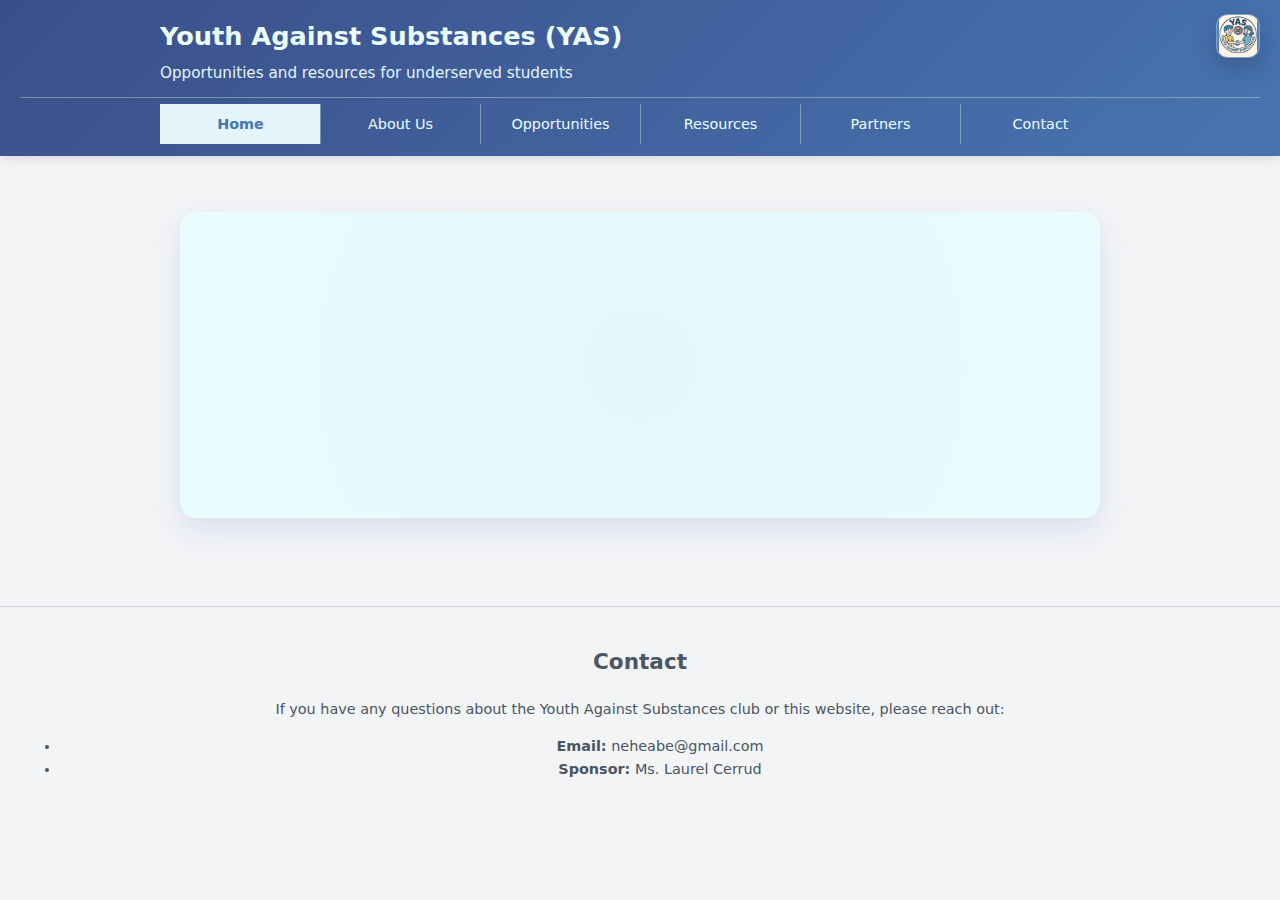
<file: index.html>
<!DOCTYPE html>
<html lang="en">
<head>
  <meta charset="UTF-8">
  <meta name="viewport" content="width=device-width, initial-scale=1.0">
  <title>Youth Against Substances | Home</title>
  <link rel="stylesheet" href="styles.css">
  <link rel="icon" type="image/png" href="yas-logo.png.png">
</head>
<body>
  <header class="site-header">
    <button type="button" class="mobile-menu-toggle" id="mobile-menu-toggle" aria-label="Toggle navigation menu">
      <span></span>
      <span></span>
      <span></span>
    </button>
    <a class="header-logo" href="index.html" aria-label="Youth Against Substances home">
      <img src="yas-logo.png.png" alt="Youth Against Substances logo">
    </a>
    <div class="logo-title">
      <h1>Youth Against Substances (YAS)</h1>
      <p class="subtitle">Opportunities and resources for underserved students</p>
    </div>
    <nav class="main-nav">
      <ul>
        <li><a href="index.html" class="active">Home</a></li>
        <li><a href="about.html">About Us</a></li>
        <li><a href="opportunities.html">Opportunities</a></li>
        <li><a href="resources.html">Resources</a></li>
        <li><a href="partners.html">Partners</a></li>
        <li><a href="contact.html">Contact</a></li>
      </ul>
    </nav>
  </header>

  <main>
    <section class="hero">
      <div class="hero-text">
        <h2>Welcome to YAS Opportunities</h2>
        <p>
          This website is intended to be a resource page &mdash; a database of opportunities and supports
          for students to explore and take advantage of, especially underserved and first-generation
          low-income (FGLI) students who may not otherwise hear about these programs.
        </p>
        <p>
          Here you will find <strong>scholarships</strong>, <strong>jobs and internships</strong>,
          <strong>summer programs</strong>, and <strong>wellness resources</strong> curated by
          Youth Against Substances (YAS).
        </p>
        <p class="byline">Created by <strong>Nehemiah Abraha</strong></p>
      </div>
    </section>
  </main>

  <footer class="site-footer">
    <h2>Contact</h2>
    <p>
      If you have any questions about the Youth Against Substances club or this website,
      please reach out:
    </p>
    <ul>
      <li><strong>Email:</strong> <a href="mailto:neheabe@gmail.com">neheabe@gmail.com</a></li>
      <li><strong>Sponsor:</strong> Ms. Laurel Cerrud</li>
    </ul>
  </footer>

  <button type="button" class="back-to-top" aria-label="Back to top">↑</button>
  <script src="script.js"></script>
</body>
</html>
</file>
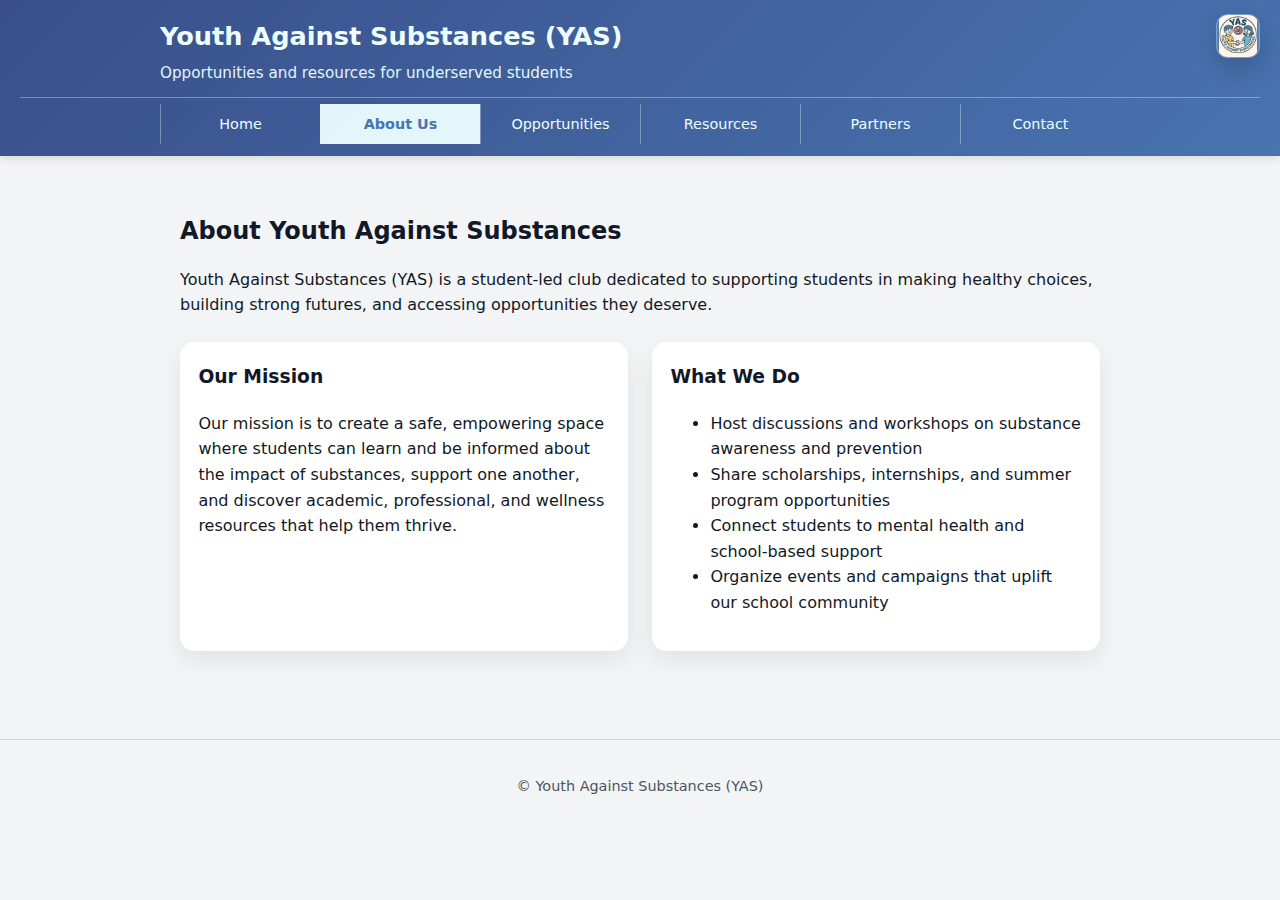
<file: about.html>
<!DOCTYPE html>
<html lang="en">
<head>
  <meta charset="UTF-8">
  <meta name="viewport" content="width=device-width, initial-scale=1.0">
  <title>About Us | Youth Against Substances</title>
  <link rel="stylesheet" href="styles.css">
  <link rel="icon" type="image/png" href="yas-logo.png.png">
</head>
<body>
  <header class="site-header">
    <a class="header-logo" href="index.html" aria-label="Youth Against Substances home">
      <img src="yas-logo.png.png" alt="Youth Against Substances logo">
    </a>
    <div class="logo-title">
      <h1>Youth Against Substances (YAS)</h1>
      <p class="subtitle">Opportunities and resources for underserved students</p>
    </div>
    <nav class="main-nav">
      <ul>
        <li><a href="index.html">Home</a></li>
        <li><a href="about.html" class="active">About Us</a></li>
        <li><a href="opportunities.html">Opportunities</a></li>
        <li><a href="resources.html">Resources</a></li>
        <li><a href="partners.html">Partners</a></li>
        <li><a href="contact.html">Contact</a></li>
      </ul>
    </nav>
  </header>

  <main>
    <section class="page-header">
      <h2>About Youth Against Substances</h2>
      <p>
        Youth Against Substances (YAS) is a student-led club dedicated to supporting students in
        making healthy choices, building strong futures, and accessing opportunities they deserve.
      </p>
    </section>

    <section class="two-column">
      <div class="card">
        <h3>Our Mission</h3>
        <p>
          Our mission is to create a safe, empowering space where students can learn and be informed about the
          impact of substances, support one another, and discover academic, professional, and
          wellness resources that help them thrive.
        </p>
      </div>
      <div class="card">
        <h3>What We Do</h3>
        <ul>
          <li>Host discussions and workshops on substance awareness and prevention</li>
          <li>Share scholarships, internships, and summer program opportunities</li>
          <li>Connect students to mental health and school-based support</li>
          <li>Organize events and campaigns that uplift our school community</li>
        </ul>
      </div>
    </section>
  </main>

  <footer class="site-footer">
    <p>&copy; Youth Against Substances (YAS)</p>
  </footer>

  <button type="button" class="back-to-top" aria-label="Back to top">↑</button>
  <script src="script.js"></script>
</body>
</html>
</file>
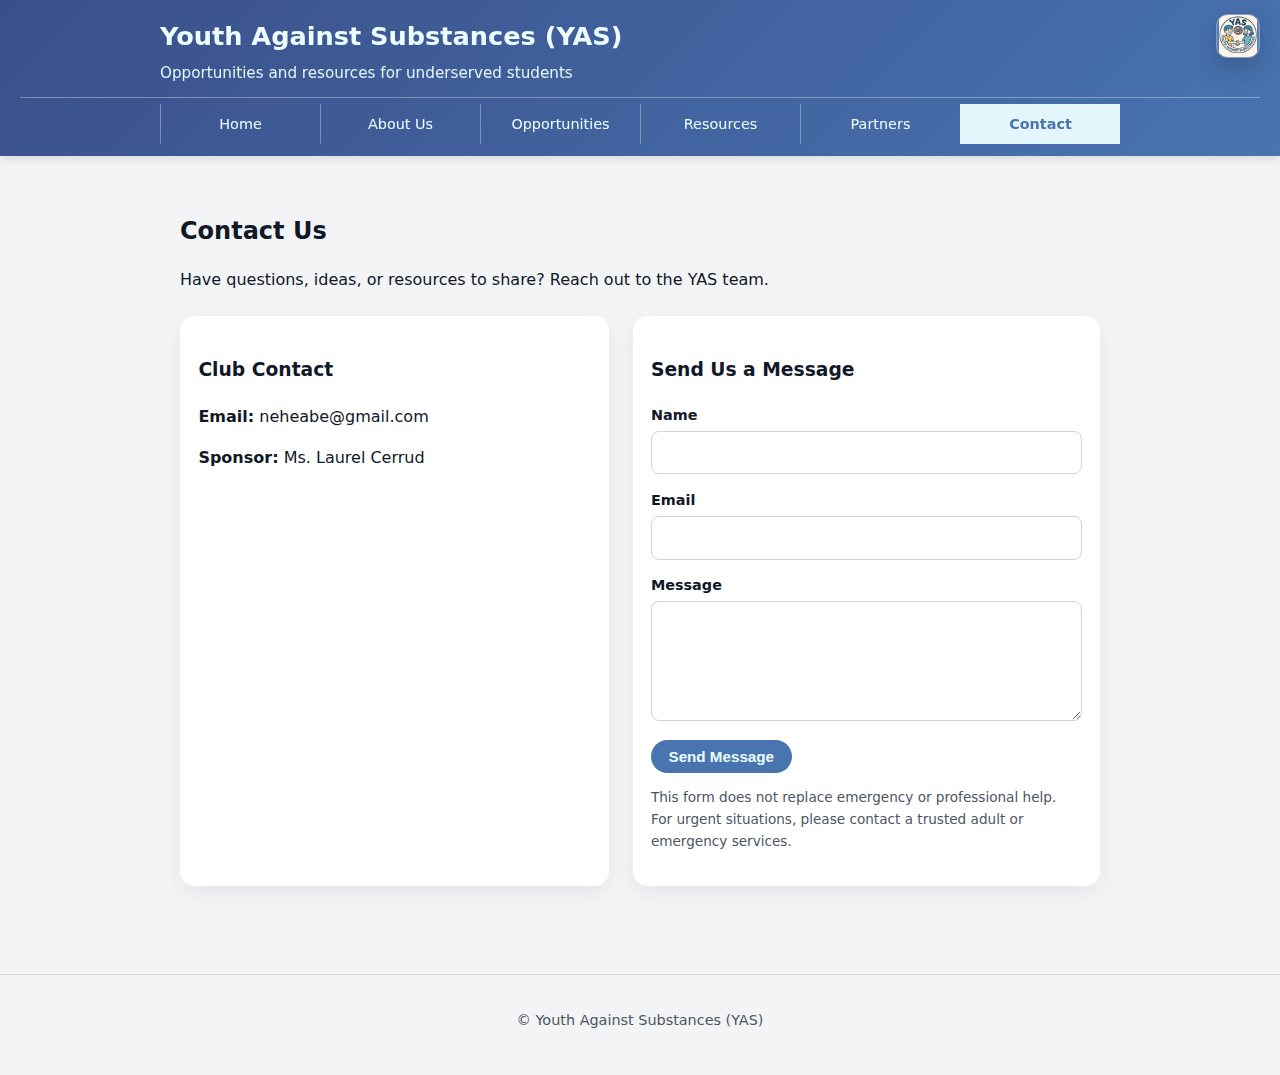
<file: contact.html>
<!DOCTYPE html>
<html lang="en">
<head>
  <meta charset="UTF-8">
  <meta name="viewport" content="width=device-width, initial-scale=1.0">
  <title>Contact | Youth Against Substances</title>
  <link rel="stylesheet" href="styles.css">
  <link rel="icon" type="image/png" href="yas-logo.png.png">
</head>
<body>
  <header class="site-header">
    <a class="header-logo" href="index.html" aria-label="Youth Against Substances home">
      <img src="yas-logo.png.png" alt="Youth Against Substances logo">
    </a>
    <div class="logo-title">
      <h1>Youth Against Substances (YAS)</h1>
      <p class="subtitle">Opportunities and resources for underserved students</p>
    </div>
    <nav class="main-nav">
      <ul>
        <li><a href="index.html">Home</a></li>
        <li><a href="about.html">About Us</a></li>
        <li><a href="opportunities.html">Opportunities</a></li>
        <li><a href="resources.html">Resources</a></li>
        <li><a href="partners.html">Partners</a></li>
        <li><a href="contact.html" class="active">Contact</a></li>
      </ul>
    </nav>
  </header>

  <main>
    <section class="page-header">
      <h2>Contact Us</h2>
      <p>
        Have questions, ideas, or resources to share? Reach out to the YAS team.
      </p>
    </section>

    <section class="contact-section">
      <div class="contact-info">
        <h3>Club Contact</h3>
        <p><strong>Email:</strong> <a href="mailto:neheabe@gmail.com">neheabe@gmail.com</a></p>
        <p><strong>Sponsor:</strong> Ms. Laurel Cerrud</p>
      </div>

      <div class="contact-note">
        <h3>Send Us a Message</h3>
        <form id="contact-form" novalidate>
          <div class="form-field">
            <label for="name">Name</label>
            <input type="text" id="name" name="name" autocomplete="name" required>
          </div>
          <div class="form-field">
            <label for="email">Email</label>
            <input type="email" id="email" name="email" autocomplete="email" required>
          </div>
          <div class="form-field">
            <label for="message">Message</label>
            <textarea id="message" name="message" rows="4" required></textarea>
          </div>
          <button type="submit" class="btn">Send Message</button>
          <p id="contact-status" class="form-status" aria-live="polite"></p>
        </form>
        <p class="contact-disclaimer">
          This form does not replace emergency or professional help. For urgent situations,
          please contact a trusted adult or emergency services.
        </p>
      </div>
    </section>
  </main>

  <footer class="site-footer">
    <p>&copy; Youth Against Substances (YAS)</p>
  </footer>

  <button type="button" class="back-to-top" aria-label="Back to top">↑</button>
  <script src="script.js"></script>
</body>
</html>
</file>
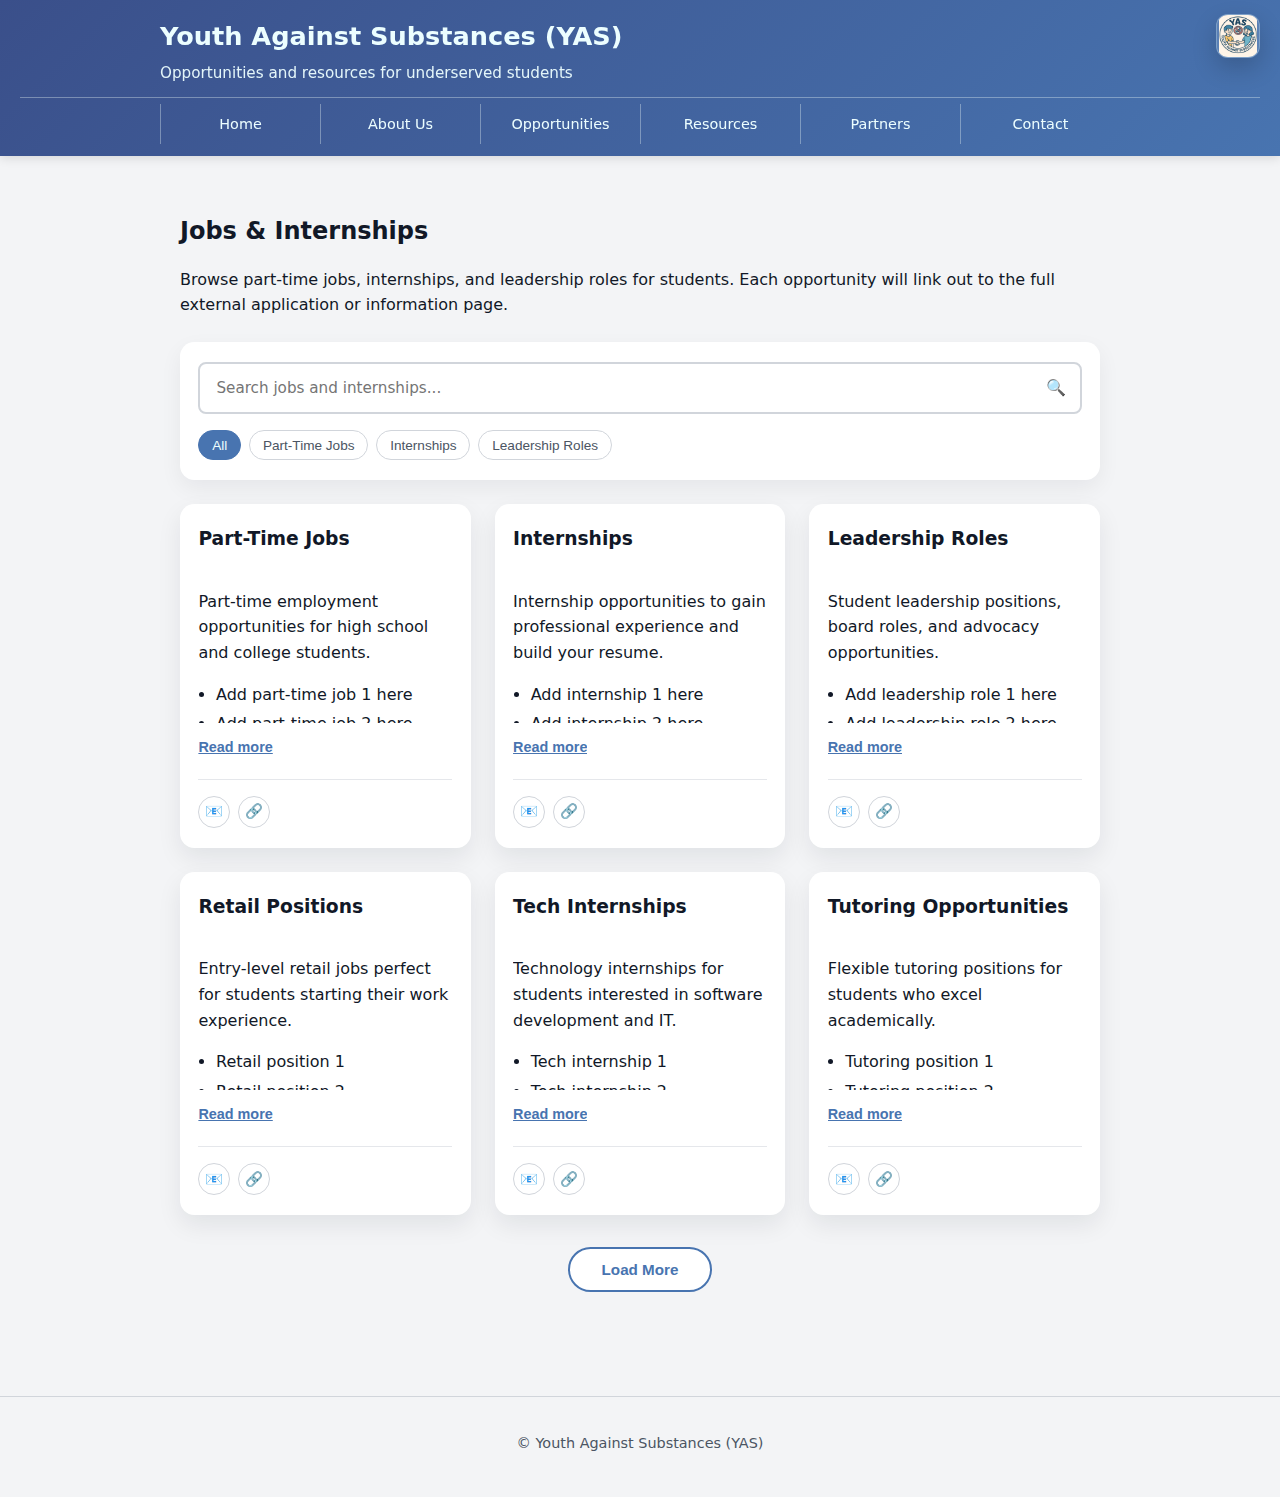
<file: jobs.html>
<!DOCTYPE html>
<html lang="en">
<head>
  <meta charset="UTF-8">
  <meta name="viewport" content="width=device-width, initial-scale=1.0">
  <title>Jobs & Internships | Youth Against Substances</title>
  <link rel="stylesheet" href="styles.css">
  <link rel="icon" type="image/png" href="yas-logo.png.png">
</head>
<body>
  <header class="site-header">
    <a class="header-logo" href="index.html" aria-label="Youth Against Substances home">
      <img src="yas-logo.png.png" alt="Youth Against Substances logo">
    </a>
    <div class="logo-title">
      <h1>Youth Against Substances (YAS)</h1>
      <p class="subtitle">Opportunities and resources for underserved students</p>
    </div>
    <nav class="main-nav">
      <ul>
        <li><a href="index.html">Home</a></li>
        <li><a href="about.html">About Us</a></li>
        <li><a href="opportunities.html">Opportunities</a></li>
        <li><a href="resources.html">Resources</a></li>
        <li><a href="partners.html">Partners</a></li>
        <li><a href="contact.html">Contact</a></li>
      </ul>
    </nav>
  </header>

  <main>
    <section class="page-header">
      <h2>Jobs & Internships</h2>
      <p>
        Browse part-time jobs, internships, and leadership roles for students. Each opportunity will link out to the full external
        application or information page.
      </p>
    </section>

    <!-- Search and Filter Section -->
    <section class="search-filter-section">
      <div class="search-wrapper">
        <input type="text" class="search-input" placeholder="Search jobs and internships...">
        <span class="search-icon">🔍</span>
      </div>
      <div class="filter-tags">
        <button class="filter-tag active" data-filter="all">All</button>
        <button class="filter-tag" data-filter="jobs">Part-Time Jobs</button>
        <button class="filter-tag" data-filter="internships">Internships</button>
        <button class="filter-tag" data-filter="leadership">Leadership Roles</button>
      </div>
    </section>

    <section class="cards-grid">
      <article class="card card-expandable" data-filter="jobs">
        <h3>Part-Time Jobs</h3>
        <div class="card-short-content">
          <p>Part-time employment opportunities for high school and college students.</p>
          <ul class="placeholder-list">
            <li>Add part-time job 1 here</li>
            <li>Add part-time job 2 here</li>
          </ul>
        </div>
        <div class="card-full-content" style="display: none;">
          <p>Part-time employment opportunities for high school and college students. These positions offer flexible schedules and valuable work experience.</p>
          <ul class="placeholder-list">
            <li>Add part-time job 1 here</li>
            <li>Add part-time job 2 here</li>
            <li>Add more part-time job entries as needed</li>
          </ul>
        </div>
        <button class="card-expand-toggle">Read more</button>
        <div class="card-actions">
          <div class="share-buttons">
            <a href="#" class="share-btn email" data-share="email" aria-label="Share via Email">📧</a>
            <a href="#" class="share-btn copy" data-share="copy" aria-label="Copy link">🔗</a>
          </div>
        </div>
      </article>

      <article class="card card-expandable" data-filter="internships">
        <h3>Internships</h3>
        <div class="card-short-content">
          <p>Internship opportunities to gain professional experience and build your resume.</p>
          <ul class="placeholder-list">
            <li>Add internship 1 here</li>
            <li>Add internship 2 here</li>
          </ul>
        </div>
        <div class="card-full-content" style="display: none;">
          <p>Internship opportunities to gain professional experience and build your resume. These programs help students explore career paths and develop industry skills.</p>
          <ul class="placeholder-list">
            <li>Add internship 1 here</li>
            <li>Add internship 2 here</li>
            <li>Add more internship entries as needed</li>
          </ul>
        </div>
        <button class="card-expand-toggle">Read more</button>
        <div class="card-actions">
          <div class="share-buttons">
            <a href="#" class="share-btn email" data-share="email" aria-label="Share via Email">📧</a>
            <a href="#" class="share-btn copy" data-share="copy" aria-label="Copy link">🔗</a>
          </div>
        </div>
      </article>

      <article class="card card-expandable" data-filter="leadership">
        <h3>Leadership Roles</h3>
        <div class="card-short-content">
          <p>Student leadership positions, board roles, and advocacy opportunities.</p>
          <ul class="placeholder-list">
            <li>Add leadership role 1 here</li>
            <li>Add leadership role 2 here</li>
          </ul>
        </div>
        <div class="card-full-content" style="display: none;">
          <p>Student leadership positions, board roles, and advocacy opportunities. These roles help develop leadership skills and make a positive impact in your community.</p>
          <ul class="placeholder-list">
            <li>Add leadership role 1 here</li>
            <li>Add leadership role 2 here</li>
            <li>Add more leadership role entries as needed</li>
          </ul>
        </div>
        <button class="card-expand-toggle">Read more</button>
        <div class="card-actions">
          <div class="share-buttons">
            <a href="#" class="share-btn email" data-share="email" aria-label="Share via Email">📧</a>
            <a href="#" class="share-btn copy" data-share="copy" aria-label="Copy link">🔗</a>
          </div>
        </div>
      </article>

      <!-- Additional cards for "Load More" demonstration -->
      <article class="card card-expandable" data-filter="jobs">
        <h3>Retail Positions</h3>
        <div class="card-short-content">
          <p>Entry-level retail jobs perfect for students starting their work experience.</p>
          <ul class="placeholder-list">
            <li>Retail position 1</li>
            <li>Retail position 2</li>
          </ul>
        </div>
        <div class="card-full-content" style="display: none;">
          <p>Entry-level retail jobs perfect for students starting their work experience.</p>
          <ul class="placeholder-list">
            <li>Retail position 1</li>
            <li>Retail position 2</li>
            <li>More retail opportunities</li>
          </ul>
        </div>
        <button class="card-expand-toggle">Read more</button>
        <div class="card-actions">
          <div class="share-buttons">
            <a href="#" class="share-btn email" data-share="email" aria-label="Share via Email">📧</a>
            <a href="#" class="share-btn copy" data-share="copy" aria-label="Copy link">🔗</a>
          </div>
        </div>
      </article>

      <article class="card card-expandable" data-filter="internships">
        <h3>Tech Internships</h3>
        <div class="card-short-content">
          <p>Technology internships for students interested in software development and IT.</p>
          <ul class="placeholder-list">
            <li>Tech internship 1</li>
            <li>Tech internship 2</li>
          </ul>
        </div>
        <div class="card-full-content" style="display: none;">
          <p>Technology internships for students interested in software development and IT.</p>
          <ul class="placeholder-list">
            <li>Tech internship 1</li>
            <li>Tech internship 2</li>
            <li>More tech opportunities</li>
          </ul>
        </div>
        <button class="card-expand-toggle">Read more</button>
        <div class="card-actions">
          <div class="share-buttons">
            <a href="#" class="share-btn email" data-share="email" aria-label="Share via Email">📧</a>
            <a href="#" class="share-btn copy" data-share="copy" aria-label="Copy link">🔗</a>
          </div>
        </div>
      </article>

      <article class="card card-expandable" data-filter="jobs">
        <h3>Tutoring Opportunities</h3>
        <div class="card-short-content">
          <p>Flexible tutoring positions for students who excel academically.</p>
          <ul class="placeholder-list">
            <li>Tutoring position 1</li>
            <li>Tutoring position 2</li>
          </ul>
        </div>
        <div class="card-full-content" style="display: none;">
          <p>Flexible tutoring positions for students who excel academically.</p>
          <ul class="placeholder-list">
            <li>Tutoring position 1</li>
            <li>Tutoring position 2</li>
            <li>More tutoring opportunities</li>
          </ul>
        </div>
        <button class="card-expand-toggle">Read more</button>
        <div class="card-actions">
          <div class="share-buttons">
            <a href="#" class="share-btn email" data-share="email" aria-label="Share via Email">📧</a>
            <a href="#" class="share-btn copy" data-share="copy" aria-label="Copy link">🔗</a>
          </div>
        </div>
      </article>

      <article class="card card-expandable" data-filter="internships">
        <h3>Non-Profit Internships</h3>
        <div class="card-short-content">
          <p>Internship opportunities with community organizations and non-profits.</p>
          <ul class="placeholder-list">
            <li>Non-profit internship 1</li>
            <li>Non-profit internship 2</li>
          </ul>
        </div>
        <div class="card-full-content" style="display: none;">
          <p>Internship opportunities with community organizations and non-profits.</p>
          <ul class="placeholder-list">
            <li>Non-profit internship 1</li>
            <li>Non-profit internship 2</li>
            <li>More non-profit opportunities</li>
          </ul>
        </div>
        <button class="card-expand-toggle">Read more</button>
        <div class="card-actions">
          <div class="share-buttons">
            <a href="#" class="share-btn email" data-share="email" aria-label="Share via Email">📧</a>
            <a href="#" class="share-btn copy" data-share="copy" aria-label="Copy link">🔗</a>
          </div>
        </div>
      </article>

      <article class="card card-expandable" data-filter="leadership">
        <h3>Student Government</h3>
        <div class="card-short-content">
          <p>Positions in student government and student councils.</p>
          <ul class="placeholder-list">
            <li>Student government role 1</li>
            <li>Student government role 2</li>
          </ul>
        </div>
        <div class="card-full-content" style="display: none;">
          <p>Positions in student government and student councils.</p>
          <ul class="placeholder-list">
            <li>Student government role 1</li>
            <li>Student government role 2</li>
            <li>More leadership opportunities</li>
          </ul>
        </div>
        <button class="card-expand-toggle">Read more</button>
        <div class="card-actions">
          <div class="share-buttons">
            <a href="#" class="share-btn email" data-share="email" aria-label="Share via Email">📧</a>
            <a href="#" class="share-btn copy" data-share="copy" aria-label="Copy link">🔗</a>
          </div>
        </div>
      </article>
    </section>

    <!-- Load More Button -->
    <div class="load-more-wrapper">
      <button class="load-more-btn">Load More</button>
    </div>
  </main>

  <footer class="site-footer">
    <p>&copy; Youth Against Substances (YAS)</p>
  </footer>

  <button type="button" class="back-to-top" aria-label="Back to top">↑</button>
  <script src="script.js"></script>
  <script src="interactive.js"></script>
</body>
</html>
</file>
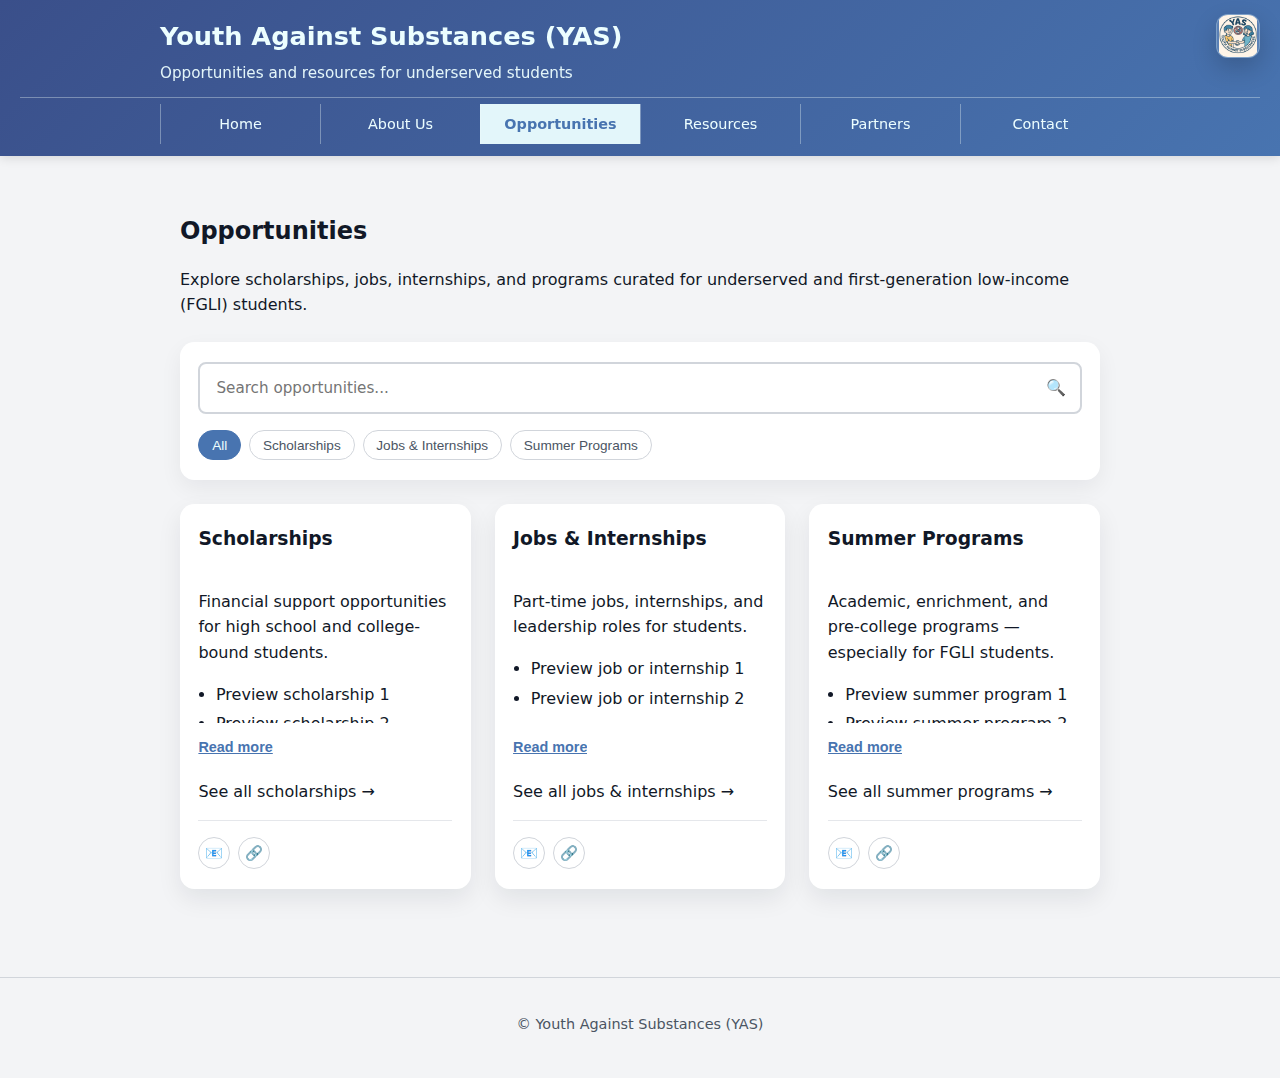
<file: opportunities.html>
<!DOCTYPE html>
<html lang="en">
<head>
  <meta charset="UTF-8">
  <meta name="viewport" content="width=device-width, initial-scale=1.0">
  <title>Opportunities | Youth Against Substances</title>
  <link rel="stylesheet" href="styles.css">
  <link rel="icon" type="image/png" href="yas-logo.png.png">
</head>
<body>
  <header class="site-header">
    <a class="header-logo" href="index.html" aria-label="Youth Against Substances home">
      <img src="yas-logo.png.png" alt="Youth Against Substances logo">
    </a>
    <div class="logo-title">
      <h1>Youth Against Substances (YAS)</h1>
      <p class="subtitle">Opportunities and resources for underserved students</p>
    </div>
    <nav class="main-nav">
      <ul>
        <li><a href="index.html">Home</a></li>
        <li><a href="about.html">About Us</a></li>
        <li><a href="opportunities.html" class="active">Opportunities</a></li>
        <li><a href="resources.html">Resources</a></li>
        <li><a href="partners.html">Partners</a></li>
        <li><a href="contact.html">Contact</a></li>
      </ul>
    </nav>
  </header>

  <main>
    <section class="page-header">
      <h2>Opportunities</h2>
      <p>
        Explore scholarships, jobs, internships, and programs curated for underserved and
        first-generation low-income (FGLI) students.
      </p>
    </section>

    <!-- Search and Filter Section -->
    <section class="search-filter-section">
      <div class="search-wrapper">
        <input type="text" class="search-input" placeholder="Search opportunities...">
        <span class="search-icon">🔍</span>
      </div>
      <div class="filter-tags">
        <button class="filter-tag active" data-filter="all">All</button>
        <button class="filter-tag" data-filter="scholarships">Scholarships</button>
        <button class="filter-tag" data-filter="jobs">Jobs & Internships</button>
        <button class="filter-tag" data-filter="programs">Summer Programs</button>
      </div>
    </section>

    <section class="cards-grid">
      <article class="card card-expandable" data-filter="scholarships">
        <h3>Scholarships</h3>
        <div class="card-short-content">
          <p>Financial support opportunities for high school and college-bound students.</p>
          <ul class="placeholder-list">
            <li>Preview scholarship 1</li>
            <li>Preview scholarship 2</li>
          </ul>
        </div>
        <div class="card-full-content" style="display: none;">
          <p>Financial support opportunities for high school and college-bound students.</p>
          <ul class="placeholder-list">
            <li>Preview scholarship 1</li>
            <li>Preview scholarship 2</li>
            <li>More scholarship details can go here...</li>
          </ul>
        </div>
        <button class="card-expand-toggle">Read more</button>
        <p>
          <a class="card-link" href="scholarships.html">See all scholarships &rarr;</a>
        </p>
        <div class="card-actions">
          <div class="share-buttons">
            <a href="#" class="share-btn email" data-share="email" aria-label="Share via Email">📧</a>
            <a href="#" class="share-btn copy" data-share="copy" aria-label="Copy link">🔗</a>
          </div>
        </div>
      </article>

      <article class="card card-expandable" data-filter="jobs">
        <h3>Jobs & Internships</h3>
        <div class="card-short-content">
          <p>Part-time jobs, internships, and leadership roles for students.</p>
          <ul class="placeholder-list">
            <li>Preview job or internship 1</li>
            <li>Preview job or internship 2</li>
          </ul>
        </div>
        <div class="card-full-content" style="display: none;">
          <p>Part-time jobs, internships, and leadership roles for students.</p>
          <ul class="placeholder-list">
            <li>Preview job or internship 1</li>
            <li>Preview job or internship 2</li>
            <li>More job and internship details can go here...</li>
          </ul>
        </div>
        <button class="card-expand-toggle">Read more</button>
        <p>
          <a class="card-link" href="jobs.html">See all jobs & internships &rarr;</a>
        </p>
        <div class="card-actions">
          <div class="share-buttons">
            <a href="#" class="share-btn email" data-share="email" aria-label="Share via Email">📧</a>
            <a href="#" class="share-btn copy" data-share="copy" aria-label="Copy link">🔗</a>
          </div>
        </div>
      </article>

      <article class="card card-expandable" data-filter="programs">
        <h3>Summer Programs</h3>
        <div class="card-short-content">
          <p>Academic, enrichment, and pre-college programs &mdash; especially for FGLI students.</p>
          <ul class="placeholder-list">
            <li>Preview summer program 1</li>
            <li>Preview summer program 2</li>
          </ul>
        </div>
        <div class="card-full-content" style="display: none;">
          <p>Academic, enrichment, and pre-college programs &mdash; especially for FGLI students.</p>
          <ul class="placeholder-list">
            <li>Preview summer program 1</li>
            <li>Preview summer program 2</li>
            <li>More summer program details can go here...</li>
          </ul>
        </div>
        <button class="card-expand-toggle">Read more</button>
        <p>
          <a class="card-link" href="summer-programs.html">See all summer programs &rarr;</a>
        </p>
        <div class="card-actions">
          <div class="share-buttons">
            <a href="#" class="share-btn email" data-share="email" aria-label="Share via Email">📧</a>
            <a href="#" class="share-btn copy" data-share="copy" aria-label="Copy link">🔗</a>
          </div>
        </div>
      </article>
    </section>
  </main>

  <footer class="site-footer">
    <p>&copy; Youth Against Substances (YAS)</p>
  </footer>

  <button type="button" class="back-to-top" aria-label="Back to top">↑</button>
  <script src="script.js"></script>
  <script src="interactive.js"></script>
</body>
</html>
</file>
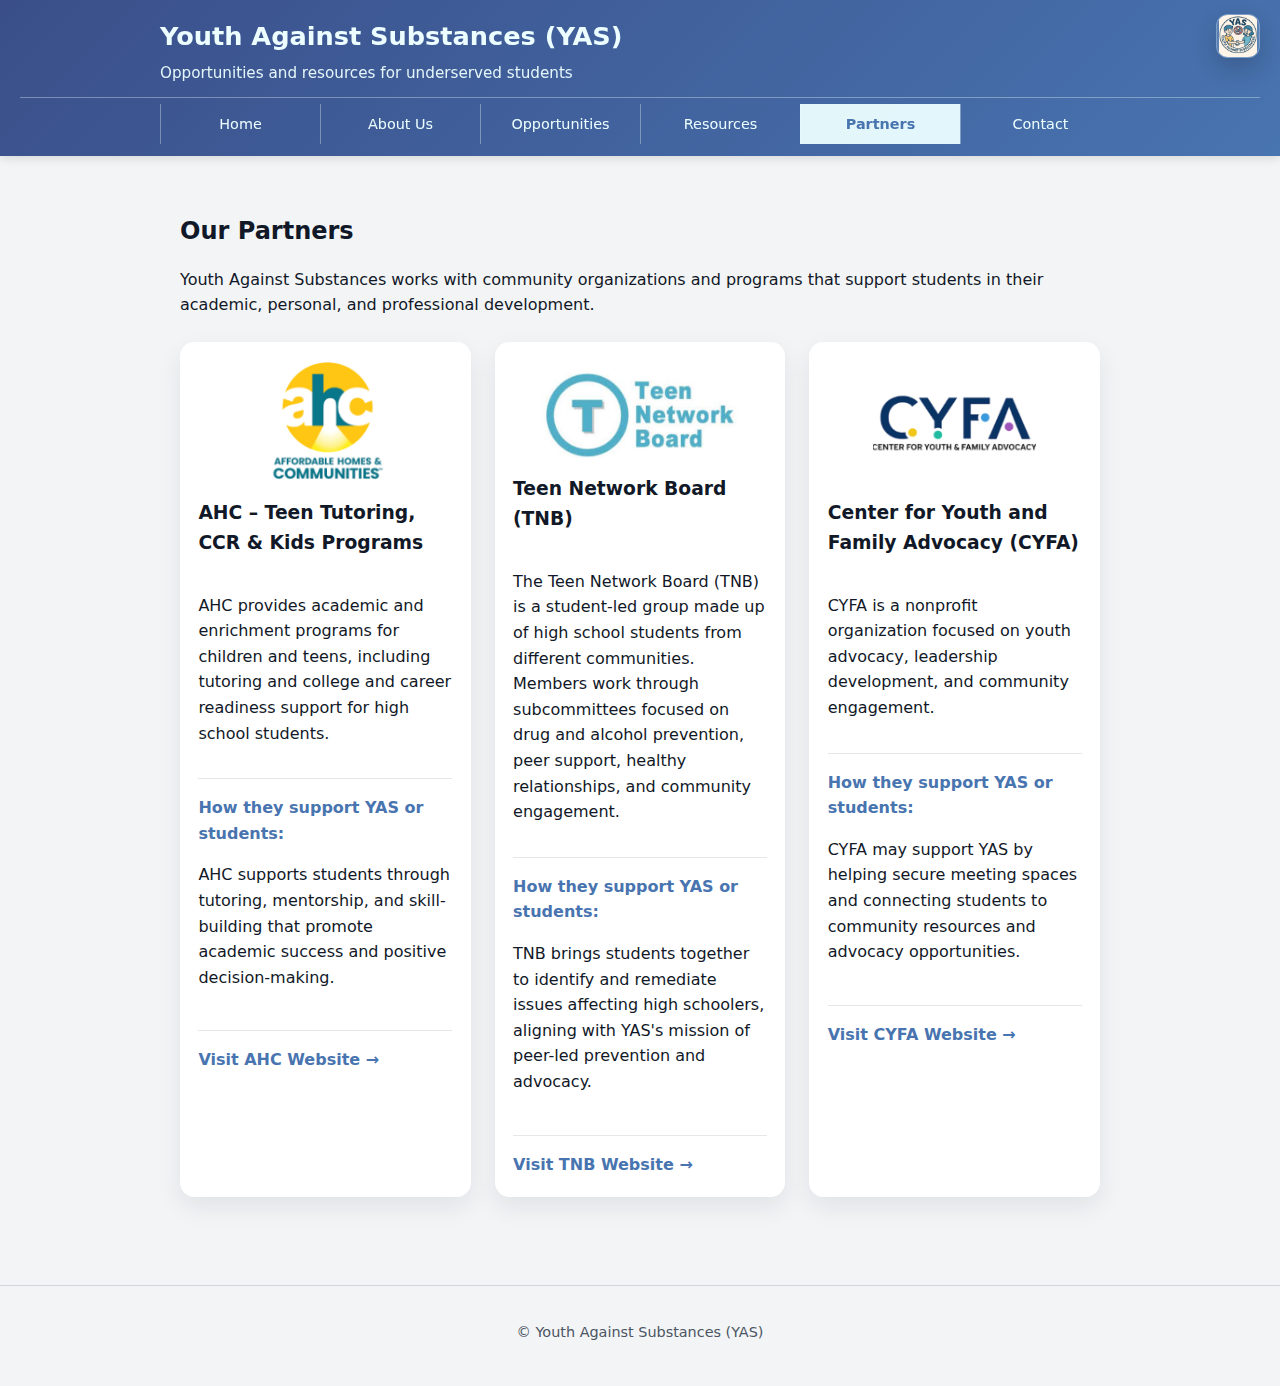
<file: partners.html>
<!DOCTYPE html>
<html lang="en">
<head>
  <meta charset="UTF-8">
  <meta name="viewport" content="width=device-width, initial-scale=1.0">
  <title>Partners | Youth Against Substances</title>
  <link rel="stylesheet" href="styles.css">
  <link rel="icon" type="image/png" href="yas-logo.png.png">
</head>
<body>
  <header class="site-header">
    <a class="header-logo" href="index.html" aria-label="Youth Against Substances home">
      <img src="yas-logo.png.png" alt="Youth Against Substances logo">
    </a>
    <div class="logo-title">
      <h1>Youth Against Substances (YAS)</h1>
      <p class="subtitle">Opportunities and resources for underserved students</p>
    </div>
    <nav class="main-nav">
      <ul>
        <li><a href="index.html">Home</a></li>
        <li><a href="about.html">About Us</a></li>
        <li><a href="opportunities.html">Opportunities</a></li>
        <li><a href="resources.html">Resources</a></li>
        <li><a href="partners.html" class="active">Partners</a></li>
        <li><a href="contact.html">Contact</a></li>
      </ul>
    </nav>
  </header>

  <main>
    <section class="page-header">
      <h2>Our Partners</h2>
      <p>
        Youth Against Substances works with community organizations and programs that support students 
        in their academic, personal, and professional development.
      </p>
    </section>

    <section class="cards-grid">
      <article class="card partner-card">
        <div class="partner-logo-placeholder">
          <img src="ahc-logo.png.png" alt="AHC Logo">
        </div>
        <h3>AHC – Teen Tutoring, CCR & Kids Programs</h3>
        <p>
          AHC provides academic and enrichment programs for children and teens, including tutoring 
          and college and career readiness support for high school students.
        </p>
        <div class="partner-support">
          <h4>How they support YAS or students:</h4>
          <p>
            AHC supports students through tutoring, mentorship, and skill-building that promote academic 
            success and positive decision-making.
          </p>
        </div>
        <p class="partner-link">
          <a href="https://ahcommunities.org" target="_blank" rel="noopener noreferrer">
            Visit AHC Website &rarr;
          </a>
        </p>
      </article>

      <article class="card partner-card">
        <div class="partner-logo-placeholder">
          <img src="tnb-logo.png.png" alt="Teen Network Board Logo">
        </div>
        <h3>Teen Network Board (TNB)</h3>
        <p>
          The Teen Network Board (TNB) is a student-led group made up of high school students from 
          different communities. Members work through subcommittees focused on drug and alcohol 
          prevention, peer support, healthy relationships, and community engagement.
        </p>
        <div class="partner-support">
          <h4>How they support YAS or students:</h4>
          <p>
            TNB brings students together to identify and remediate issues affecting high schoolers, 
            aligning with YAS's mission of peer-led prevention and advocacy.
          </p>
        </div>
        <p class="partner-link">
          <a href="https://www.arlingtonva.us/Government/Programs/Teens/TNB" target="_blank" rel="noopener noreferrer">
            Visit TNB Website &rarr;
          </a>
        </p>
      </article>

      <article class="card partner-card">
        <div class="partner-logo-placeholder">
          <img src="cyfa-logo.png.png" alt="CYFA Logo">
        </div>
        <h3>Center for Youth and Family Advocacy (CYFA)</h3>
        <p>
          CYFA is a nonprofit organization focused on youth advocacy, leadership development, and 
          community engagement.
        </p>
        <div class="partner-support">
          <h4>How they support YAS or students:</h4>
          <p>
            CYFA may support YAS by helping secure meeting spaces and connecting students to community 
            resources and advocacy opportunities.
          </p>
        </div>
        <p class="partner-link">
          <a href="https://cyfadvocacy.org" target="_blank" rel="noopener noreferrer">
            Visit CYFA Website &rarr;
          </a>
        </p>
      </article>
    </section>
  </main>

  <footer class="site-footer">
    <p>&copy; Youth Against Substances (YAS)</p>
  </footer>

  <button type="button" class="back-to-top" aria-label="Back to top">↑</button>
  <script src="script.js"></script>
</body>
</html>
</file>
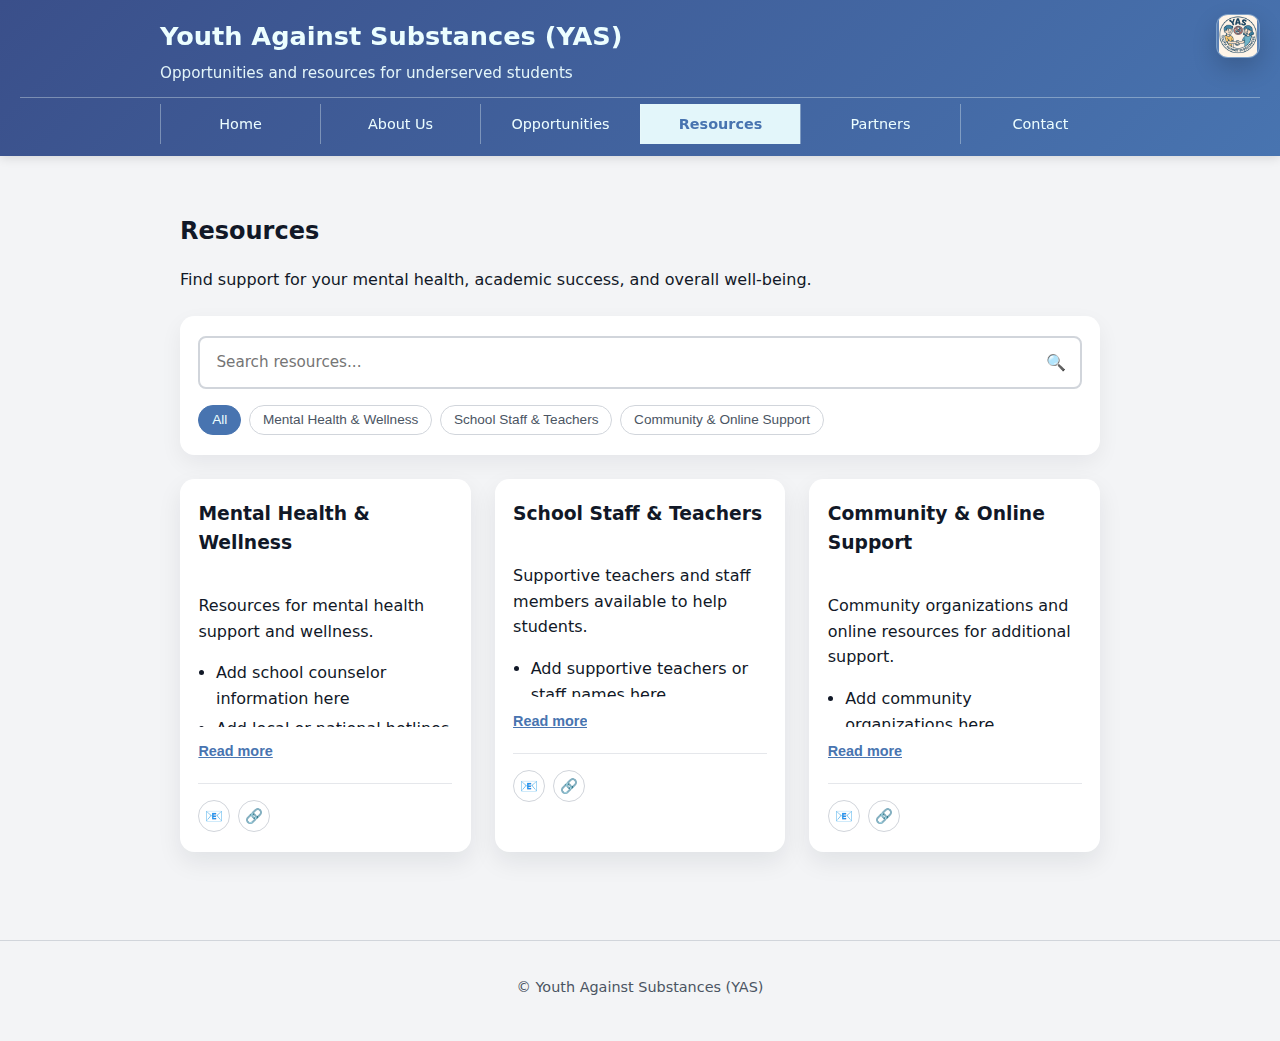
<file: resources.html>
<!DOCTYPE html>
<html lang="en">
<head>
  <meta charset="UTF-8">
  <meta name="viewport" content="width=device-width, initial-scale=1.0">
  <title>Resources | Youth Against Substances</title>
  <link rel="stylesheet" href="styles.css">
  <link rel="icon" type="image/png" href="yas-logo.png.png">
</head>
<body>
  <header class="site-header">
    <a class="header-logo" href="index.html" aria-label="Youth Against Substances home">
      <img src="yas-logo.png.png" alt="Youth Against Substances logo">
    </a>
    <div class="logo-title">
      <h1>Youth Against Substances (YAS)</h1>
      <p class="subtitle">Opportunities and resources for underserved students</p>
    </div>
    <nav class="main-nav">
      <ul>
        <li><a href="index.html">Home</a></li>
        <li><a href="about.html">About Us</a></li>
        <li><a href="opportunities.html">Opportunities</a></li>
        <li><a href="resources.html" class="active">Resources</a></li>
        <li><a href="partners.html">Partners</a></li>
        <li><a href="contact.html">Contact</a></li>
      </ul>
    </nav>
  </header>

  <main>
    <section class="page-header">
      <h2>Resources</h2>
      <p>
        Find support for your mental health, academic success, and overall well-being.
      </p>
    </section>

    <!-- Search and Filter Section -->
    <section class="search-filter-section">
      <div class="search-wrapper">
        <input type="text" class="search-input" placeholder="Search resources...">
        <span class="search-icon">🔍</span>
      </div>
      <div class="filter-tags">
        <button class="filter-tag active" data-filter="all">All</button>
        <button class="filter-tag" data-filter="wellness">Mental Health & Wellness</button>
        <button class="filter-tag" data-filter="staff">School Staff & Teachers</button>
        <button class="filter-tag" data-filter="community">Community & Online Support</button>
      </div>
    </section>

    <section class="cards-grid">
      <article class="card card-expandable" data-filter="wellness">
        <h3>Mental Health & Wellness</h3>
        <div class="card-short-content">
          <p>Resources for mental health support and wellness.</p>
          <ul class="placeholder-list">
            <li>Add school counselor information here</li>
            <li>Add local or national hotlines here</li>
          </ul>
        </div>
        <div class="card-full-content" style="display: none;">
          <p>Resources for mental health support and wellness.</p>
          <ul class="placeholder-list">
            <li>Add school counselor information here</li>
            <li>Add local or national hotlines here</li>
            <li>Add trusted online resources here</li>
          </ul>
        </div>
        <button class="card-expand-toggle">Read more</button>
        <div class="card-actions">
          <div class="share-buttons">
            <a href="#" class="share-btn email" data-share="email" aria-label="Share via Email">📧</a>
            <a href="#" class="share-btn copy" data-share="copy" aria-label="Copy link">🔗</a>
          </div>
        </div>
      </article>

      <article class="card card-expandable" data-filter="staff">
        <h3>School Staff & Teachers</h3>
        <div class="card-short-content">
          <p>Supportive teachers and staff members available to help students.</p>
          <ul class="placeholder-list">
            <li>Add supportive teachers or staff names here</li>
            <li>Add office hours or contact info (if they approve)</li>
          </ul>
        </div>
        <div class="card-full-content" style="display: none;">
          <p>Supportive teachers and staff members available to help students.</p>
          <ul class="placeholder-list">
            <li>Add supportive teachers or staff names here</li>
            <li>Add office hours or contact info (if they approve)</li>
            <li>Additional support information</li>
          </ul>
        </div>
        <button class="card-expand-toggle">Read more</button>
        <div class="card-actions">
          <div class="share-buttons">
            <a href="#" class="share-btn email" data-share="email" aria-label="Share via Email">📧</a>
            <a href="#" class="share-btn copy" data-share="copy" aria-label="Copy link">🔗</a>
          </div>
        </div>
      </article>

      <article class="card card-expandable" data-filter="community">
        <h3>Community & Online Support</h3>
        <div class="card-short-content">
          <p>Community organizations and online resources for additional support.</p>
          <ul class="placeholder-list">
            <li>Add community organizations here</li>
            <li>Add online communities or forums you trust</li>
          </ul>
        </div>
        <div class="card-full-content" style="display: none;">
          <p>Community organizations and online resources for additional support.</p>
          <ul class="placeholder-list">
            <li>Add community organizations here</li>
            <li>Add online communities or forums you trust</li>
            <li>Additional community resources</li>
          </ul>
        </div>
        <button class="card-expand-toggle">Read more</button>
        <div class="card-actions">
          <div class="share-buttons">
            <a href="#" class="share-btn email" data-share="email" aria-label="Share via Email">📧</a>
            <a href="#" class="share-btn copy" data-share="copy" aria-label="Copy link">🔗</a>
          </div>
        </div>
      </article>
    </section>
  </main>

  <footer class="site-footer">
    <p>&copy; Youth Against Substances (YAS)</p>
  </footer>

  <button type="button" class="back-to-top" aria-label="Back to top">↑</button>
  <script src="script.js"></script>
  <script src="interactive.js"></script>
</body>
</html>
</file>
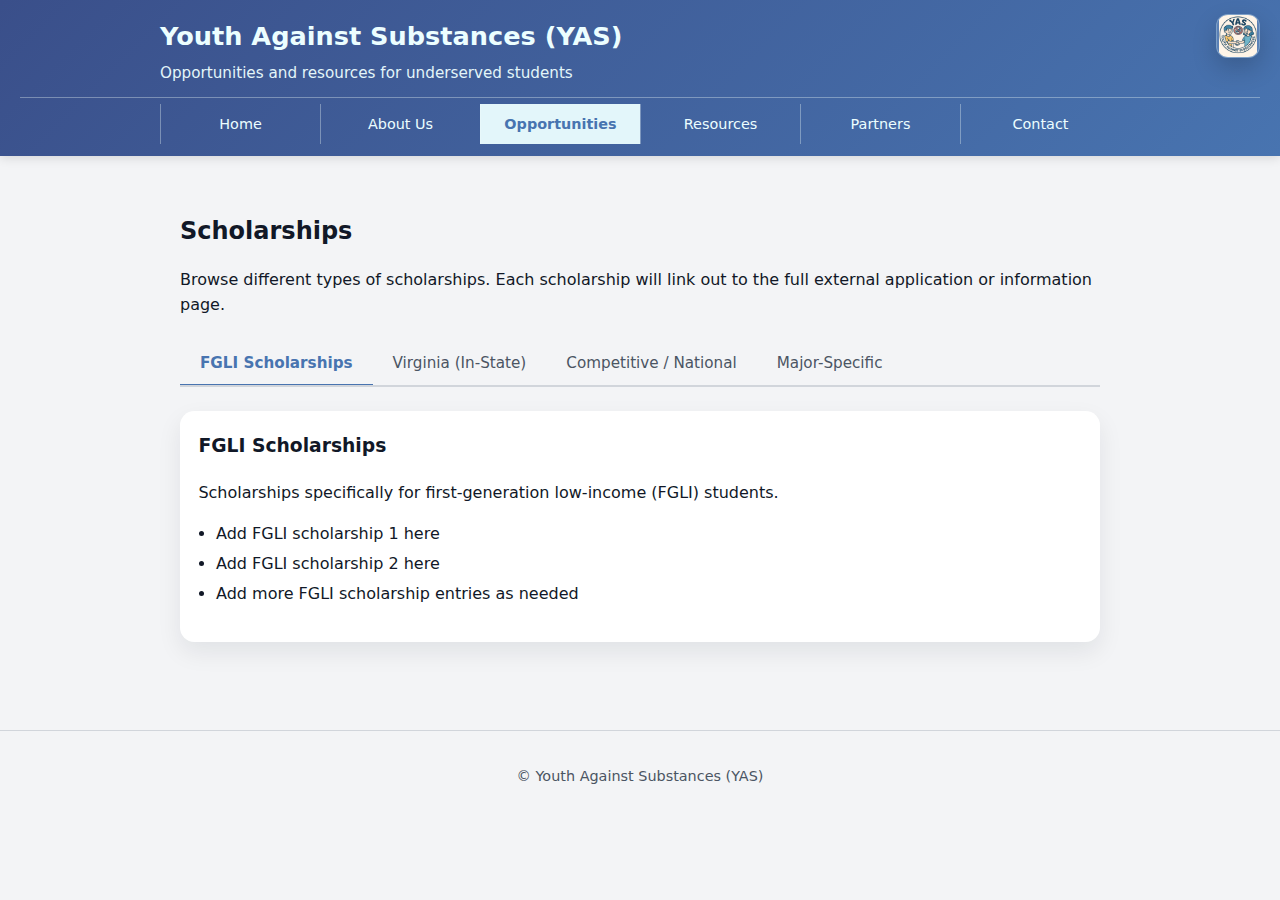
<file: scholarships.html>
<!DOCTYPE html>
<html lang="en">
<head>
  <meta charset="UTF-8">
  <meta name="viewport" content="width=device-width, initial-scale=1.0">
  <title>Scholarships | Youth Against Substances</title>
  <link rel="stylesheet" href="styles.css">
  <link rel="icon" type="image/png" href="yas-logo.png.png">
</head>
<body>
  <header class="site-header">
    <a class="header-logo" href="index.html" aria-label="Youth Against Substances home">
      <img src="yas-logo.png.png" alt="Youth Against Substances logo">
    </a>
    <div class="logo-title">
      <h1>Youth Against Substances (YAS)</h1>
      <p class="subtitle">Opportunities and resources for underserved students</p>
    </div>
    <nav class="main-nav">
      <ul>
        <li><a href="index.html">Home</a></li>
        <li><a href="about.html">About Us</a></li>
        <li><a href="opportunities.html" class="active">Opportunities</a></li>
        <li><a href="resources.html">Resources</a></li>
        <li><a href="partners.html">Partners</a></li>
        <li><a href="contact.html">Contact</a></li>
      </ul>
    </nav>
  </header>

  <main>
    <section class="page-header">
      <h2>Scholarships</h2>
      <p>
        Browse different types of scholarships. Each scholarship will link out to the full external
        application or information page.
      </p>
    </section>

    <!-- Tab Navigation -->
    <nav class="scholarship-tabs" role="tablist">
      <button class="tab-button active" role="tab" aria-selected="true" data-tab="fgli">FGLI Scholarships</button>
      <button class="tab-button" role="tab" aria-selected="false" data-tab="virginia">Virginia (In-State)</button>
      <button class="tab-button" role="tab" aria-selected="false" data-tab="competitive">Competitive / National</button>
      <button class="tab-button" role="tab" aria-selected="false" data-tab="major-specific">Major-Specific</button>
    </nav>

    <!-- FGLI Scholarships Tab Content -->
    <section class="tab-content active" id="fgli" role="tabpanel">
      <div class="card">
        <h3>FGLI Scholarships</h3>
        <p>Scholarships specifically for first-generation low-income (FGLI) students.</p>
        <ul class="placeholder-list">
          <li>Add FGLI scholarship 1 here</li>
          <li>Add FGLI scholarship 2 here</li>
          <li>Add more FGLI scholarship entries as needed</li>
        </ul>
      </div>
    </section>

    <!-- Virginia (In-State) Scholarships Tab Content -->
    <section class="tab-content" id="virginia" role="tabpanel">
      <div class="card">
        <h3>Virginia (In-State) Scholarships</h3>
        <p>Scholarships for students living in or attending school in Virginia.</p>
        <ul class="placeholder-list">
          <li>Add in-state scholarship 1 here</li>
          <li>Add in-state scholarship 2 here</li>
          <li>Add more Virginia scholarship entries as needed</li>
        </ul>
      </div>
    </section>

    <!-- Competitive / National Scholarships Tab Content -->
    <section class="tab-content" id="competitive" role="tabpanel">
      <div class="card">
        <h3>Competitive / National Scholarships</h3>
        <p>Scholarships that are highly competitive or open to students across the U.S.</p>
        <ul class="placeholder-list">
          <li>Add competitive or national scholarship 1 here</li>
          <li>Add competitive or national scholarship 2 here</li>
          <li>Add more competitive scholarship entries as needed</li>
        </ul>
      </div>
    </section>

    <!-- Major-Specific Scholarships Tab Content -->
    <section class="tab-content" id="major-specific" role="tabpanel">
      <div class="card">
        <h3>Major-Specific Scholarships</h3>
        <p>Scholarships that are specific to certain majors or career paths.</p>

        <h4>Engineering</h4>
        <ul class="placeholder-list">
          <li>Add engineering scholarship 1 here</li>
          <li>Add engineering scholarship 2 here</li>
        </ul>

        <h4>Law</h4>
        <ul class="placeholder-list">
          <li>Add law scholarship 1 here</li>
          <li>Add law scholarship 2 here</li>
        </ul>

        <h4>Other Majors</h4>
        <ul class="placeholder-list">
          <li>Add scholarships for other majors (e.g., medicine, business, education)</li>
        </ul>
      </div>
    </section>
  </main>

  <footer class="site-footer">
    <p>&copy; Youth Against Substances (YAS)</p>
  </footer>

  <button type="button" class="back-to-top" aria-label="Back to top">↑</button>
  <script src="script.js"></script>
  <script src="scholarships.js"></script>
</body>
</html>
</file>
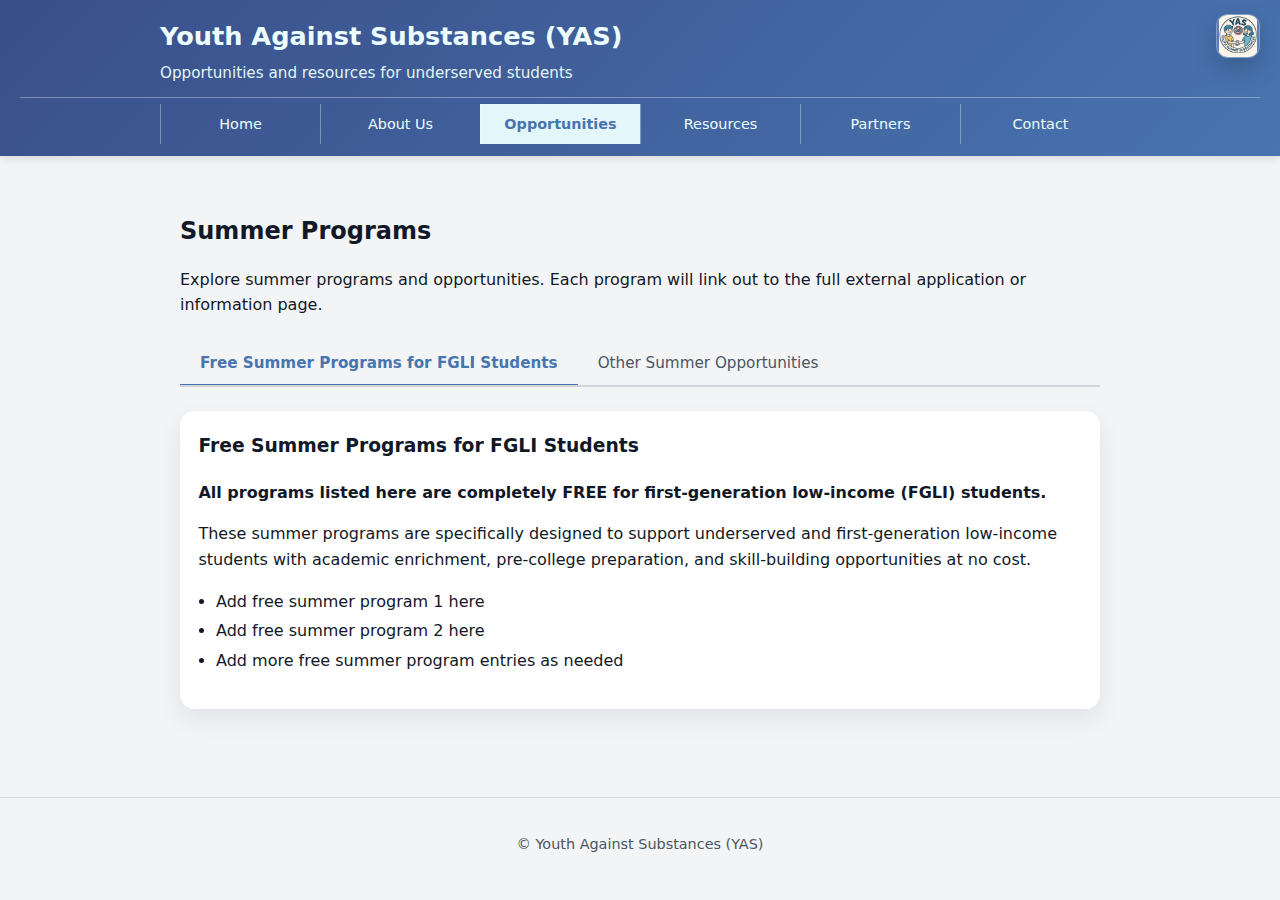
<file: summer-programs.html>
<!DOCTYPE html>
<html lang="en">
<head>
  <meta charset="UTF-8">
  <meta name="viewport" content="width=device-width, initial-scale=1.0">
  <title>Summer Programs | Youth Against Substances</title>
  <link rel="stylesheet" href="styles.css">
  <link rel="icon" type="image/png" href="yas-logo.png.png">
</head>
<body>
  <header class="site-header">
    <a class="header-logo" href="index.html" aria-label="Youth Against Substances home">
      <img src="yas-logo.png.png" alt="Youth Against Substances logo">
    </a>
    <div class="logo-title">
      <h1>Youth Against Substances (YAS)</h1>
      <p class="subtitle">Opportunities and resources for underserved students</p>
    </div>
    <nav class="main-nav">
      <ul>
        <li><a href="index.html">Home</a></li>
        <li><a href="about.html">About Us</a></li>
        <li><a href="opportunities.html" class="active">Opportunities</a></li>
        <li><a href="resources.html">Resources</a></li>
        <li><a href="partners.html">Partners</a></li>
        <li><a href="contact.html">Contact</a></li>
      </ul>
    </nav>
  </header>

  <main>
    <section class="page-header">
      <h2>Summer Programs</h2>
      <p>
        Explore summer programs and opportunities. Each program will link out to the full external
        application or information page.
      </p>
    </section>

    <!-- Tab Navigation -->
    <nav class="scholarship-tabs" role="tablist">
      <button class="tab-button active" role="tab" aria-selected="true" data-tab="free-fgli">Free Summer Programs for FGLI Students</button>
      <button class="tab-button" role="tab" aria-selected="false" data-tab="other-opportunities">Other Summer Opportunities</button>
    </nav>

    <!-- Free Summer Programs for FGLI Students Tab Content -->
    <section class="tab-content active" id="free-fgli" role="tabpanel">
      <div class="card">
        <h3>Free Summer Programs for FGLI Students</h3>
        <p>
          <strong>All programs listed here are completely FREE for first-generation low-income (FGLI) students.</strong>
        </p>
        <p>
          These summer programs are specifically designed to support underserved and first-generation 
          low-income students with academic enrichment, pre-college preparation, and skill-building 
          opportunities at no cost.
        </p>
        <ul class="placeholder-list">
          <li>Add free summer program 1 here</li>
          <li>Add free summer program 2 here</li>
          <li>Add more free summer program entries as needed</li>
        </ul>
      </div>
    </section>

    <!-- Other Summer Opportunities Tab Content -->
    <section class="tab-content" id="other-opportunities" role="tabpanel">
      <div class="card">
        <h3>Other Summer Opportunities</h3>
        <p>
          Additional summer opportunities including research programs, niche activities, and specialized 
          programs for students interested in specific fields or experiences.
        </p>
        <ul class="placeholder-list">
          <li>Add research program 1 here</li>
          <li>Add niche activity 1 here</li>
          <li>Add more other summer opportunity entries as needed</li>
        </ul>
      </div>
    </section>
  </main>

  <footer class="site-footer">
    <p>&copy; Youth Against Substances (YAS)</p>
  </footer>

  <button type="button" class="back-to-top" aria-label="Back to top">↑</button>
  <script src="script.js"></script>
  <script src="summer-programs.js"></script>
</body>
</html>
</file>
<file: styles.css>
/* Global styles */
*,
*::before,
*::after {
  box-sizing: border-box;
}

body {
  margin: 0;
  font-family: system-ui, -apple-system, BlinkMacSystemFont, "Segoe UI", sans-serif;
  line-height: 1.6;
  color: #111827;
  background: #f3f4f6;
  overflow-x: hidden;
}

body.menu-open {
  overflow: hidden;
}

html {
  scroll-behavior: smooth;
}

a {
  color: inherit;
  text-decoration: none;
}

a:hover {
  text-decoration: underline;
}

main {
  max-width: 960px;
  margin: 0 auto;
  padding: 1.5rem 1.25rem 3rem;
}

/* Header & navigation */
.site-header {
  background: linear-gradient(135deg, #3a4f8a, #4874b0);
  color: #ecfeff;
  padding: 1rem 1.25rem 0.75rem;
  box-shadow: 0 2px 10px rgba(0, 0, 0, 0.12);
  position: sticky;
  top: 0;
  z-index: 1000;
  transition: box-shadow 0.3s ease;
}

.header-logo {
  position: absolute;
  top: 0.85rem;
  right: 1.25rem;
  width: 44px;
  height: 44px;
  border-radius: 12px;
  overflow: hidden;
  display: inline-flex;
  align-items: center;
  justify-content: center;
  background: rgba(236, 254, 255, 0.12);
  border: 1px solid rgba(236, 254, 255, 0.25);
  box-shadow: 0 10px 24px rgba(0, 0, 0, 0.18);
  transition: transform 0.2s ease, background 0.2s ease, box-shadow 0.2s ease;
}

.header-logo img {
  width: 100%;
  height: 100%;
  object-fit: contain;
  display: block;
}

.header-logo:hover {
  transform: translateY(-1px) scale(1.03);
  background: rgba(236, 254, 255, 0.18);
  box-shadow: 0 14px 30px rgba(0, 0, 0, 0.22);
}

.header-logo:focus-visible {
  outline: 2px solid #ecfeff;
  outline-offset: 3px;
}

.site-header.scrolled {
  box-shadow: 0 4px 20px rgba(0, 0, 0, 0.15);
}

.logo-title {
  max-width: 960px;
  margin: 0 auto;
}

.logo-title h1 {
  margin: 0;
  font-size: 1.6rem;
}

.subtitle {
  margin: 0.25rem 0 0.75rem;
  font-size: 0.95rem;
  opacity: 0.95;
}

/* Mobile menu toggle button */
.mobile-menu-toggle {
  display: none;
  position: absolute;
  top: 1rem;
  right: 1.25rem;
  background: transparent;
  border: none;
  color: #ecfeff;
  font-size: 1.5rem;
  cursor: pointer;
  padding: 0.5rem;
  z-index: 1001;
  flex-direction: column;
  gap: 4px;
  width: 30px;
  height: 30px;
  justify-content: center;
}

.mobile-menu-toggle span {
  display: block;
  width: 100%;
  height: 3px;
  background: #ecfeff;
  border-radius: 2px;
  transition: all 0.3s ease;
}

.mobile-menu-toggle.active span:nth-child(1) {
  transform: rotate(45deg) translate(7px, 7px);
}

.mobile-menu-toggle.active span:nth-child(2) {
  opacity: 0;
}

.mobile-menu-toggle.active span:nth-child(3) {
  transform: rotate(-45deg) translate(7px, -7px);
}

.main-nav {
  border-top: 1px solid rgba(240, 253, 250, 0.35);
  margin-top: 0.5rem;
  transition: transform 0.3s ease;
}

.main-nav ul {
  list-style: none;
  margin: 0;
  padding: 0.35rem 0 0;
  display: flex;
  gap: 0;
  max-width: 960px;
  margin-inline: auto;
}

.main-nav li {
  flex: 1;
}

.main-nav a {
  display: block;
  padding: 0.55rem 0.8rem;
  font-size: 0.9rem;
  text-align: center;
  background: transparent;
  border-left: 1px solid rgba(240, 253, 250, 0.35);
  transition: all 0.3s ease;
  position: relative;
  overflow: hidden;
}

.main-nav a::before {
  content: "";
  position: absolute;
  top: 0;
  left: -100%;
  width: 100%;
  height: 100%;
  background: linear-gradient(
    90deg,
    transparent 0%,
    rgba(240, 253, 250, 0.3) 50%,
    transparent 100%
  );
  transition: left 0.5s ease;
  z-index: -1;
}

.main-nav a:hover::before {
  left: 100%;
}

.main-nav a:hover {
  background: rgba(240, 253, 250, 0.15);
  transform: translateY(-1px);
}

.main-nav a:focus-visible {
  outline: 2px solid #ecfeff;
  outline-offset: 2px;
  background: rgba(236, 254, 255, 0.95);
  color: #4874b0;
}

.main-nav a.active {
  background: rgba(236, 254, 255, 0.95);
  color: #4874b0;
  font-weight: 600;
}

/* Mobile menu styles */
@media (max-width: 767px) {
  .mobile-menu-toggle {
    display: flex;
    right: auto;
    left: 1.25rem;
  }

  .logo-title {
    padding-right: 4rem;
    padding-left: 3rem;
  }

  .main-nav {
    position: fixed;
    top: 0;
    right: -100%;
    width: 280px;
    height: 100vh;
    background: linear-gradient(135deg, #3a4f8a, #4874b0);
    border-top: none;
    margin-top: 0;
    padding: 4rem 0 1rem;
    box-shadow: -4px 0 20px rgba(0, 0, 0, 0.2);
    overflow-y: auto;
    transition: right 0.3s ease;
  }

  .main-nav.nav-open {
    right: 0;
  }

  .main-nav ul {
    flex-direction: column;
    padding: 0;
    gap: 0;
  }

  .main-nav li {
    flex: none;
    border-bottom: 1px solid rgba(240, 253, 250, 0.2);
  }

  .main-nav a {
    padding: 1rem 1.5rem;
    text-align: left;
    border-left: none;
    border-radius: 0;
  }

  .main-nav a::before {
    display: none;
  }
}

/* Hero section (home) */
.hero {
  margin-top: 2rem;
  background: #ecfeff;
  border-radius: 1rem;
  padding: 1.75rem 1.5rem;
  box-shadow: 0 12px 30px rgba(72, 116, 176, 0.15);
  position: relative;
  overflow: hidden;
}

.hero::before {
  content: "";
  position: absolute;
  top: -50%;
  right: -50%;
  width: 200%;
  height: 200%;
  background: radial-gradient(circle, rgba(72, 116, 176, 0.05) 0%, transparent 70%);
  animation: pulse 8s ease-in-out infinite;
}

@keyframes pulse {
  0%, 100% {
    transform: scale(1);
    opacity: 0.5;
  }
  50% {
    transform: scale(1.1);
    opacity: 0.7;
  }
}

.hero-text {
  position: relative;
  z-index: 1;
  opacity: 0;
  transform: translateY(20px);
  transition: opacity 0.8s ease, transform 0.8s ease;
}

.hero-text.hero-visible {
  opacity: 1;
  transform: translateY(0);
}

.hero-text h2 {
  margin-top: 0;
  margin-bottom: 0.75rem;
  animation: fadeInUp 0.8s ease 0.2s both;
}

.hero-text p {
  margin-top: 0.3rem;
  animation: fadeInUp 0.8s ease 0.4s both;
}

.hero-text p:nth-of-type(2) {
  animation-delay: 0.6s;
}

.hero-text .byline {
  animation-delay: 0.8s;
}

@keyframes fadeInUp {
  from {
    opacity: 0;
    transform: translateY(20px);
  }
  to {
    opacity: 1;
    transform: translateY(0);
  }
}

.byline {
  margin-top: 1.1rem;
  font-size: 0.95rem;
  color: #4874b0;
}

/* Page headers (inner pages) */
.page-header {
  margin-top: 2rem;
  margin-bottom: 1.5rem;
}

.page-header h2 {
  margin-bottom: 0.4rem;
}

/* Layout helpers */
.two-column {
  display: grid;
  grid-template-columns: minmax(0, 1fr);
  gap: 1.5rem;
}

@media (min-width: 768px) {
  .two-column {
    grid-template-columns: repeat(2, minmax(0, 1fr));
  }
}

/* Cards / grids */
.cards-grid {
  display: grid;
  grid-template-columns: minmax(0, 1fr);
  gap: 1.5rem;
  margin-top: 1rem;
}

@media (min-width: 768px) {
  .cards-grid {
    grid-template-columns: repeat(3, minmax(0, 1fr));
  }
}

.card {
  background: #ffffff;
  border-radius: 0.9rem;
  padding: 1.25rem 1.15rem;
  box-shadow: 0 10px 25px rgba(15, 23, 42, 0.08);
  transition: transform 0.3s ease, box-shadow 0.3s ease;
  position: relative;
  overflow: hidden;
}

.card::before {
  content: "";
  position: absolute;
  top: 0;
  left: -100%;
  width: 100%;
  height: 100%;
  background: linear-gradient(
    90deg,
    transparent 0%,
    rgba(72, 116, 176, 0.15) 50%,
    transparent 100%
  );
  transition: left 0.6s ease;
  pointer-events: none;
  z-index: 1;
}

.card:hover::before,
.card:focus-within::before {
  left: 100%;
}

.card::after {
  content: "";
  position: absolute;
  top: 0;
  left: 0;
  width: 100%;
  height: 100%;
  background: linear-gradient(135deg, rgba(72, 116, 176, 0.03), transparent);
  opacity: 0;
  transition: opacity 0.3s ease;
  pointer-events: none;
  z-index: 1;
}

.card:hover::after,
.card:focus-within::after {
  opacity: 1;
}

.card h3 {
  margin-top: 0;
  transition: color 0.3s ease;
  position: relative;
  z-index: 2;
}

.card:hover h3,
.card:focus-within h3 {
  color: #4874b0;
}

.card:hover,
.card:focus-within {
  transform: translateY(-5px) scale(1.02);
  box-shadow: 0 18px 40px rgba(15, 23, 42, 0.16);
}

/* Ensure card content is above wave effect */
.card > * {
  position: relative;
  z-index: 2;
}

.placeholder-list {
  padding-left: 1.1rem;
}

.placeholder-list li {
  margin-bottom: 0.25rem;
}

/* Contact page */
.contact-section {
  margin-top: 1rem;
  display: grid;
  grid-template-columns: minmax(0, 1fr);
  gap: 1.5rem;
}

@media (min-width: 768px) {
  .contact-section {
    grid-template-columns: minmax(0, 1.1fr) minmax(0, 1.2fr);
  }
}

.contact-info,
.contact-note {
  background: #ffffff;
  border-radius: 0.9rem;
  padding: 1.25rem 1.15rem;
  box-shadow: 0 8px 22px rgba(15, 23, 42, 0.06);
}

/* Contact form */
.form-field {
  display: flex;
  flex-direction: column;
  align-items: flex-start;
  margin-bottom: 0.9rem;
}

.form-field label {
  font-size: 0.9rem;
  font-weight: 600;
  margin-bottom: 0.25rem;
}

.form-field input,
.form-field textarea {
  width: 100%;
  padding: 0.5rem 0.6rem;
  border-radius: 0.5rem;
  border: 1px solid #d1d5db;
  font: inherit;
}

.form-field input:focus-visible,
.form-field textarea:focus-visible {
  outline: 2px solid #4874b0;
  outline-offset: 1px;
  border-color: #4874b0;
}

.btn {
  display: inline-block;
  margin-top: 0.25rem;
  padding: 0.5rem 1.1rem;
  border-radius: 999px;
  border: none;
  background: #4874b0;
  color: #ecfeff;
  font-weight: 600;
  cursor: pointer;
  font-size: 0.95rem;
  position: relative;
  overflow: hidden;
  transition: background 0.3s ease, transform 0.2s ease;
}

.btn::before {
  content: "";
  position: absolute;
  top: 0;
  left: -100%;
  width: 100%;
  height: 100%;
  background: linear-gradient(
    90deg,
    transparent 0%,
    rgba(236, 254, 255, 0.3) 50%,
    transparent 100%
  );
  transition: left 0.5s ease;
  z-index: 1;
}

.btn:hover::before {
  left: 100%;
}

.btn > * {
  position: relative;
  z-index: 2;
}

.btn:hover {
  background: #3a4f8a;
  transform: translateY(-2px);
  box-shadow: 0 6px 20px rgba(72, 116, 176, 0.3);
}

.btn:active {
  transform: translateY(0);
}

.btn:focus-visible {
  outline: 2px solid #ecfeff;
  outline-offset: 2px;
}

/* Ripple effect */
.btn .ripple,
.back-to-top .ripple {
  position: absolute;
  border-radius: 50%;
  background: rgba(255, 255, 255, 0.6);
  transform: scale(0);
  animation: ripple-animation 0.6s ease-out;
  pointer-events: none;
}

@keyframes ripple-animation {
  to {
    transform: scale(4);
    opacity: 0;
  }
}

.form-status {
  margin-top: 0.5rem;
  font-size: 0.9rem;
  transition: opacity 0.3s ease, transform 0.3s ease;
}

.form-status.error {
  color: #b91c1c;
}

.form-status.success {
  color: #166534;
}

.form-status.fade-in {
  animation: fadeIn 0.3s ease;
}

@keyframes fadeIn {
  from {
    opacity: 0;
    transform: translateY(-10px);
  }
  to {
    opacity: 1;
    transform: translateY(0);
  }
}

.contact-disclaimer {
  margin-top: 0.75rem;
  font-size: 0.85rem;
  color: #4b5563;
}

/* Footer */
.site-footer {
  border-top: 1px solid #d1d5db;
  margin-top: 2.5rem;
  padding: 1.25rem 1.25rem 1.75rem;
  text-align: center;
  font-size: 0.9rem;
  color: #4b5563;
}

/* Back to top button */
.back-to-top {
  position: fixed;
  right: 1.25rem;
  bottom: 1.25rem;
  width: 2.5rem;
  height: 2.5rem;
  border-radius: 999px;
  border: none;
  background: #4874b0;
  color: #ecfeff;
  font-size: 1.3rem;
  display: flex;
  align-items: center;
  justify-content: center;
  cursor: pointer;
  box-shadow: 0 10px 25px rgba(15, 23, 42, 0.25);
  opacity: 0;
  pointer-events: none;
  transform: translateY(10px) scale(0.9);
  transition: opacity 0.3s ease, transform 0.3s ease, background 0.3s ease, box-shadow 0.3s ease;
  z-index: 999;
}

.back-to-top.visible {
  opacity: 1;
  pointer-events: auto;
  transform: translateY(0) scale(1);
}

.back-to-top {
  overflow: hidden;
}

.back-to-top::before {
  content: "";
  position: absolute;
  top: 0;
  left: -100%;
  width: 100%;
  height: 100%;
  background: linear-gradient(
    90deg,
    transparent 0%,
    rgba(236, 254, 255, 0.4) 50%,
    transparent 100%
  );
  transition: left 0.5s ease;
  z-index: 1;
}

.back-to-top:hover::before {
  left: 100%;
}

.back-to-top:hover {
  background: #3a4f8a;
  transform: translateY(-3px) scale(1.1);
  box-shadow: 0 15px 35px rgba(15, 23, 42, 0.35);
}

.back-to-top:active {
  transform: translateY(0) scale(1);
}

.back-to-top:focus-visible {
  outline: 2px solid #ecfeff;
  outline-offset: 2px;
}

/* Scholarship tabs navigation */
.scholarship-tabs {
  display: flex;
  gap: 0;
  margin-top: 1.5rem;
  margin-bottom: 1.5rem;
  border-bottom: 2px solid #d1d5db;
  overflow-x: auto;
  -webkit-overflow-scrolling: touch;
}

.tab-button {
  padding: 0.75rem 1.25rem;
  border: none;
  background: transparent;
  color: #4b5563;
  font-size: 0.95rem;
  font-weight: 500;
  cursor: pointer;
  border-bottom: 3px solid transparent;
  margin-bottom: -2px;
  transition: color 0.2s ease, border-color 0.2s ease;
  white-space: nowrap;
  font-family: inherit;
  position: relative;
  overflow: hidden;
}

.tab-button::before {
  content: "";
  position: absolute;
  top: 0;
  left: -100%;
  width: 100%;
  height: 100%;
  background: linear-gradient(
    90deg,
    transparent 0%,
    rgba(72, 116, 176, 0.15) 50%,
    transparent 100%
  );
  transition: left 0.4s ease;
  z-index: 0;
}

.tab-button:hover::before {
  left: 100%;
}

.tab-button:hover {
  color: #4874b0;
  background: rgba(72, 116, 176, 0.05);
}

.tab-button.active {
  color: #4874b0;
  border-bottom-color: #4874b0;
  font-weight: 600;
}

.tab-button:focus-visible {
  outline: 2px solid #4874b0;
  outline-offset: 2px;
  border-radius: 0.25rem;
}

.tab-content {
  display: none;
}

.tab-content.active {
  display: block;
}

/* Partner card styles */
.partner-card {
  display: flex;
  flex-direction: column;
}

.partner-logo-placeholder {
  width: 100%;
  max-width: 200px;
  height: auto;
  margin: 0 auto 1rem;
  display: flex;
  align-items: center;
  justify-content: center;
  background: transparent;
  border: none;
}

.partner-logo-placeholder img {
  max-width: 100%;
  height: auto;
  max-height: 120px;
  object-fit: contain;
}

.partner-support {
  margin-top: 1rem;
  padding-top: 1rem;
  border-top: 1px solid #e5e7eb;
}

.partner-support h4 {
  margin-top: 0;
  margin-bottom: 0.5rem;
  font-size: 1rem;
  color: #4874b0;
}

.partner-link {
  margin-top: 1.5rem;
  margin-bottom: 0;
  padding-top: 1rem;
  border-top: 1px solid #e5e7eb;
}

.partner-link a {
  color: #4874b0;
  font-weight: 600;
  text-decoration: none;
  transition: color 0.3s ease;
}

.partner-link a:hover {
  color: #3a4f8a;
  text-decoration: underline;
}

/* Scroll-triggered animations */
.animate-on-scroll {
  opacity: 0;
  transform: translateY(30px);
  transition: opacity 0.6s ease, transform 0.6s ease;
}

.animate-on-scroll.animate-in {
  opacity: 1;
  transform: translateY(0);
}

/* Staggered animation delays for cards */
.cards-grid .card:nth-child(1) {
  transition-delay: 0.1s;
}

.cards-grid .card:nth-child(2) {
  transition-delay: 0.2s;
}

.cards-grid .card:nth-child(3) {
  transition-delay: 0.3s;
}

.cards-grid .card:nth-child(4) {
  transition-delay: 0.4s;
}

.cards-grid .card:nth-child(5) {
  transition-delay: 0.5s;
}

.cards-grid .card:nth-child(6) {
  transition-delay: 0.6s;
}

/* Header scroll effect */
.site-header.scrolled {
  padding: 0.75rem 1.25rem 0.5rem;
}

.site-header.scrolled .logo-title h1 {
  font-size: 1.4rem;
}

.site-header.scrolled .subtitle {
  font-size: 0.85rem;
}

/* Search and Filter Styles */
.search-filter-section {
  margin-top: 1.5rem;
  margin-bottom: 1.5rem;
  background: #ffffff;
  border-radius: 0.9rem;
  padding: 1.25rem 1.15rem;
  box-shadow: 0 8px 22px rgba(15, 23, 42, 0.06);
  position: relative;
  overflow: hidden;
}

.search-filter-section::before {
  content: "";
  position: absolute;
  top: 0;
  left: -100%;
  width: 100%;
  height: 100%;
  background: linear-gradient(
    90deg,
    transparent 0%,
    rgba(72, 116, 176, 0.08) 50%,
    transparent 100%
  );
  transition: left 0.6s ease;
  pointer-events: none;
  z-index: 1;
}

.search-filter-section:hover::before {
  left: 100%;
}

.search-wrapper {
  position: relative;
  margin-bottom: 1rem;
}

.search-input {
  width: 100%;
  padding: 0.75rem 2.5rem 0.75rem 1rem;
  border-radius: 0.5rem;
  border: 2px solid #d1d5db;
  font: inherit;
  font-size: 0.95rem;
  transition: border-color 0.3s ease, box-shadow 0.3s ease;
}

.search-input:focus-visible {
  outline: none;
  border-color: #4874b0;
  box-shadow: 0 0 0 3px rgba(72, 116, 176, 0.1);
}

.search-icon {
  position: absolute;
  right: 1rem;
  top: 50%;
  transform: translateY(-50%);
  color: #6b7280;
  pointer-events: none;
}

.filter-tags {
  display: flex;
  flex-wrap: wrap;
  gap: 0.5rem;
  margin-top: 1rem;
}

.filter-tag {
  padding: 0.4rem 0.8rem;
  border-radius: 999px;
  border: 1px solid #d1d5db;
  background: #ffffff;
  color: #4b5563;
  font-size: 0.85rem;
  cursor: pointer;
  transition: all 0.2s ease;
  position: relative;
  overflow: hidden;
}

.filter-tag::before {
  content: "";
  position: absolute;
  top: 0;
  left: -100%;
  width: 100%;
  height: 100%;
  background: linear-gradient(
    90deg,
    transparent 0%,
    rgba(72, 116, 176, 0.2) 50%,
    transparent 100%
  );
  transition: left 0.4s ease;
  z-index: 0;
}

.filter-tag:hover::before {
  left: 100%;
}

.filter-tag:hover {
  border-color: #4874b0;
  color: #4874b0;
  background: rgba(72, 116, 176, 0.05);
}

.filter-tag.active {
  background: #4874b0;
  color: #ecfeff;
  border-color: #4874b0;
}

.filter-tag.active::before {
  background: linear-gradient(
    90deg,
    transparent 0%,
    rgba(236, 254, 255, 0.3) 50%,
    transparent 100%
  );
}

.no-results {
  text-align: center;
  padding: 2rem;
  color: #6b7280;
  font-style: italic;
}

/* Expandable Card Styles */
.card-expandable {
  position: relative;
}

.card-short-content {
  max-height: 150px;
  overflow: hidden;
  position: relative;
  transition: max-height 0.3s ease;
}

.card-short-content.expanded {
  max-height: none;
}

.card-expand-toggle {
  background: transparent;
  border: none;
  color: #4874b0;
  cursor: pointer;
  font-size: 0.9rem;
  font-weight: 600;
  padding: 0.5rem 0;
  margin-top: 0.5rem;
  text-decoration: underline;
  transition: color 0.2s ease;
  position: relative;
  overflow: hidden;
}

.card-expand-toggle::before {
  content: "";
  position: absolute;
  top: 0;
  left: -100%;
  width: 100%;
  height: 100%;
  background: linear-gradient(
    90deg,
    transparent 0%,
    rgba(72, 116, 176, 0.2) 50%,
    transparent 100%
  );
  transition: left 0.4s ease;
  z-index: 0;
}

.card-expand-toggle:hover::before {
  left: 100%;
}

.card-expand-toggle span {
  position: relative;
  z-index: 1;
}

.card-expand-toggle:hover {
  color: #3a4f8a;
}

/* Share and Favorite Buttons */
.card-actions {
  display: flex;
  gap: 0.5rem;
  margin-top: 1rem;
  padding-top: 1rem;
  border-top: 1px solid #e5e7eb;
  flex-wrap: wrap;
}

.share-buttons,
.favorite-button {
  display: flex;
  gap: 0.5rem;
  align-items: center;
}

.share-btn,
.fav-btn {
  display: inline-flex;
  align-items: center;
  justify-content: center;
  width: 2rem;
  height: 2rem;
  border-radius: 50%;
  border: 1px solid #d1d5db;
  background: #ffffff;
  color: #4b5563;
  cursor: pointer;
  font-size: 0.9rem;
  transition: all 0.2s ease;
  text-decoration: none;
  position: relative;
  overflow: hidden;
}

.share-btn::before,
.fav-btn::before {
  content: "";
  position: absolute;
  top: 0;
  left: -100%;
  width: 100%;
  height: 100%;
  background: linear-gradient(
    90deg,
    transparent 0%,
    rgba(72, 116, 176, 0.3) 50%,
    transparent 100%
  );
  transition: left 0.5s ease;
  z-index: 1;
}

.share-btn:hover::before,
.fav-btn:hover::before {
  left: 100%;
}

.share-btn span,
.fav-btn span {
  position: relative;
  z-index: 2;
}

.share-btn:hover,
.fav-btn:hover {
  border-color: #4874b0;
  color: #4874b0;
  background: rgba(72, 116, 176, 0.05);
  transform: translateY(-2px);
}

.fav-btn.active {
  background: #4874b0;
  color: #ecfeff;
  border-color: #4874b0;
}

.share-btn.twitter:hover {
  border-color: #1da1f2;
  color: #1da1f2;
  background: rgba(29, 161, 242, 0.05);
}

.share-btn.facebook:hover {
  border-color: #1877f2;
  color: #1877f2;
  background: rgba(24, 119, 242, 0.05);
}

.share-btn.email:hover {
  border-color: #ea4335;
  color: #ea4335;
  background: rgba(234, 67, 53, 0.05);
}

.share-btn.copy:hover {
  border-color: #34a853;
  color: #34a853;
  background: rgba(52, 168, 83, 0.05);
}

.share-tooltip {
  position: absolute;
  bottom: 100%;
  left: 50%;
  transform: translateX(-50%) translateY(-0.5rem);
  background: #1f2937;
  color: #ecfeff;
  padding: 0.4rem 0.6rem;
  border-radius: 0.25rem;
  font-size: 0.75rem;
  white-space: nowrap;
  opacity: 0;
  pointer-events: none;
  transition: opacity 0.2s ease, transform 0.2s ease;
}

.share-btn:hover .share-tooltip,
.fav-btn:hover .share-tooltip {
  opacity: 1;
  transform: translateX(-50%) translateY(-0.25rem);
}

/* Load More Button */
.load-more-wrapper {
  text-align: center;
  margin-top: 2rem;
  margin-bottom: 1rem;
}

.load-more-btn {
  padding: 0.75rem 2rem;
  border-radius: 999px;
  border: 2px solid #4874b0;
  background: #ffffff;
  color: #4874b0;
  font-weight: 600;
  cursor: pointer;
  font-size: 0.95rem;
  transition: all 0.3s ease;
  display: inline-flex;
  align-items: center;
  gap: 0.5rem;
  position: relative;
  overflow: hidden;
}

.load-more-btn::before {
  content: "";
  position: absolute;
  top: 0;
  left: -100%;
  width: 100%;
  height: 100%;
  background: linear-gradient(
    90deg,
    transparent 0%,
    rgba(72, 116, 176, 0.2) 50%,
    transparent 100%
  );
  transition: left 0.5s ease;
  z-index: 1;
}

.load-more-btn:hover::before {
  left: 100%;
}

.load-more-btn > * {
  position: relative;
  z-index: 2;
}

.load-more-btn:hover {
  background: #4874b0;
  color: #ecfeff;
  transform: translateY(-2px);
  box-shadow: 0 6px 20px rgba(72, 116, 176, 0.3);
}

.load-more-btn:disabled {
  opacity: 0.5;
  cursor: not-allowed;
  transform: none;
}

.load-more-btn.loading {
  position: relative;
  color: transparent;
}

.load-more-btn.loading::after {
  content: "";
  position: absolute;
  width: 1rem;
  height: 1rem;
  top: 50%;
  left: 50%;
  transform: translate(-50%, -50%);
  border: 2px solid #4874b0;
  border-top-color: transparent;
  border-radius: 50%;
  animation: spin 0.6s linear infinite;
}

@keyframes spin {
  to {
    transform: translate(-50%, -50%) rotate(360deg);
  }
}

/* Hidden items for pagination */
.card.hidden {
  display: none;
}

/* Share modal/popup */
.share-modal {
  position: fixed;
  top: 0;
  left: 0;
  width: 100%;
  height: 100%;
  background: rgba(0, 0, 0, 0.5);
  display: flex;
  align-items: center;
  justify-content: center;
  z-index: 10000;
  opacity: 0;
  pointer-events: none;
  transition: opacity 0.3s ease;
}

.share-modal.active {
  opacity: 1;
  pointer-events: auto;
}

.share-modal-content {
  background: #ffffff;
  border-radius: 1rem;
  padding: 2rem;
  max-width: 400px;
  width: 90%;
  box-shadow: 0 20px 60px rgba(0, 0, 0, 0.3);
  transform: scale(0.9);
  transition: transform 0.3s ease;
}

.share-modal.active .share-modal-content {
  transform: scale(1);
}

.share-modal-header {
  display: flex;
  justify-content: space-between;
  align-items: center;
  margin-bottom: 1.5rem;
}

.share-modal-close {
  background: transparent;
  border: none;
  font-size: 1.5rem;
  color: #6b7280;
  cursor: pointer;
  padding: 0.25rem 0.5rem;
  transition: color 0.2s ease;
}

.share-modal-close:hover {
  color: #1f2937;
}

.share-modal-buttons {
  display: grid;
  grid-template-columns: repeat(2, 1fr);
  gap: 1rem;
}

.share-modal-btn {
  padding: 0.75rem 1rem;
  border: 1px solid #d1d5db;
  border-radius: 0.5rem;
  background: #ffffff;
  color: #4b5563;
  text-decoration: none;
  display: flex;
  align-items: center;
  justify-content: center;
  gap: 0.5rem;
  transition: all 0.2s ease;
}

.share-modal-btn:hover {
  border-color: #4874b0;
  color: #4874b0;
  background: rgba(72, 116, 176, 0.05);
}
</file>
